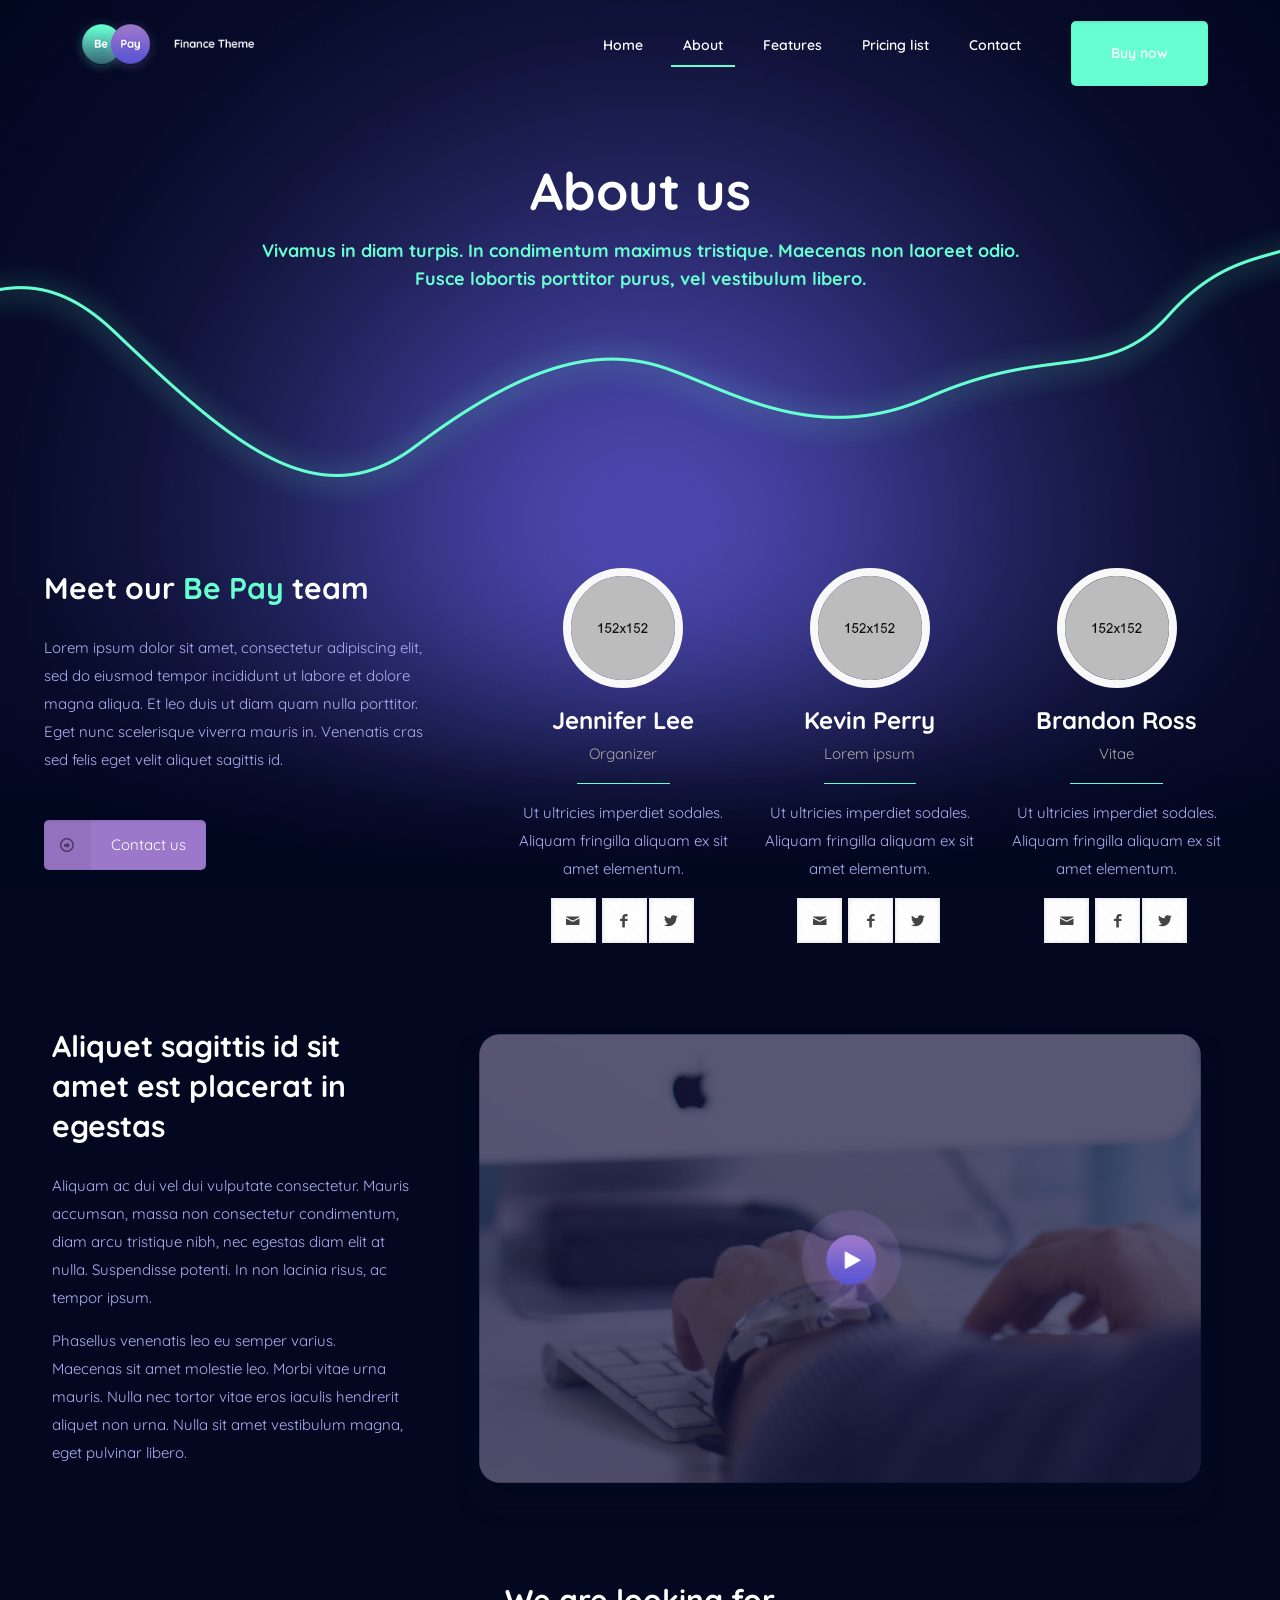
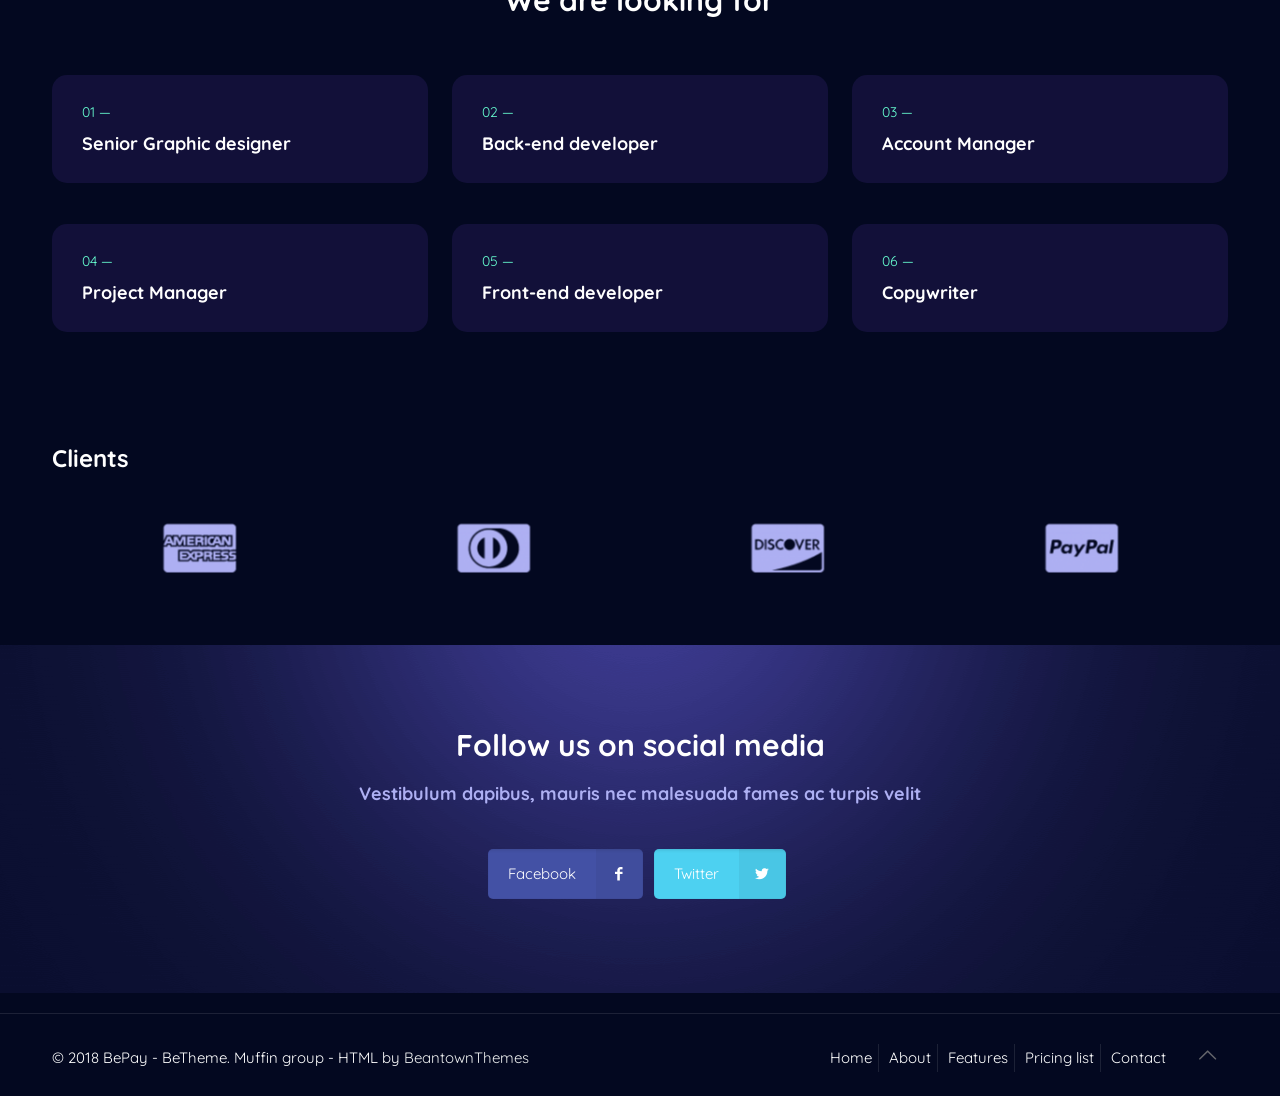
<file: src/about.html>
<!DOCTYPE html>
<!--[if lt IE 7]><html class="no-js lt-ie10 lt-ie9 lt-ie8 lt-ie7 "> <![endif]-->
<!--[if IE 7]><html class="no-js lt-ie10 lt-ie9 lt-ie8"> <![endif]-->
<!--[if IE 8]><html class="no-js lt-ie10 lt-ie9"> <![endif]-->
<!--[if IE 9]><html class="no-js lt-ie10"> <![endif]-->
<!--[if gt IE 8]><!-->
<html class="no-js">
<!--<![endif]-->

<head>

    <!-- Basic Page Needs -->
    <meta charset="utf-8">
    <title>Be</title>
    <meta name="description" content="">
    <meta name="author" content="">

    <!-- Mobile Specific Metas -->
    <meta name="viewport" content="width=device-width, initial-scale=1, maximum-scale=1">

    <!-- Favicons -->
    <link rel="shortcut icon" href="images/favicon.ico">

    <!-- FONTS -->
    <link rel='stylesheet' href='http://fonts.googleapis.com/css?family=Roboto:100,300,400,400italic,700'>
    <link rel='stylesheet' href='http://fonts.googleapis.com/css?family=Patua+One:100,300,400,400italic,700'>
    <link rel='stylesheet' href='http://fonts.googleapis.com/css?family=Lato:400,400italic,700,700italic,900'>
    <link rel='stylesheet' href='http://fonts.googleapis.com/css?family=Quicksand:100,300,400,400italic,500,700,700italic'>

    <!-- CSS -->
    <link rel='stylesheet' href='css/global.css'>
    <link rel='stylesheet' href='css/structure.css'>
    <link rel='stylesheet' href='css/pay.css'>
    <link rel='stylesheet' href='css/custom.css'>

</head>

<body class="color-custom style-default button-default layout-full-width no-content-padding header-transparent minimalist-header-no sticky-header sticky-tb-color ab-hide subheader-both-center menu-line-below-80 menuo-no-borders menuo-right mobile-tb-hide mobile-side-slide mobile-mini-mr-ll tr-content be-reg-2074">
    <div id="Wrapper">
        <div id="Header_wrapper">
            <header id="Header">
                <div class="header_placeholder"></div>
                <div id="Top_bar">
                    <div class="container">
                        <div class="column one">
                            <div class="top_bar_left clearfix">
                                <div class="logo">
                                    <a id="logo" href="index.html" title="BePay - BeTheme" data-height="60" data-padding="15"><img class="logo-main scale-with-grid" src="images/pay.png" data-retina="images/retina-pay.png" data-height="75" alt="pay"><img class="logo-sticky scale-with-grid" src="images/pay.png" data-retina="images/retina-pay.png" data-height="75" alt="pay"><img class="logo-mobile scale-with-grid" src="images/pay.png" data-retina="images/retina-pay.png" data-height="75" alt="pay"><img class="logo-mobile-sticky scale-with-grid" src="images/pay.png" data-retina="images/retina-pay.png" data-height="75" alt="pay"></a>
                                </div>
                                <div class="menu_wrapper">
                                    <nav id="menu">
                                        <ul id="menu-main-menu" class="menu menu-main">
                                            <li>
                                                <a href="index.html"><span>Home</span></a>
                                            </li>
                                            <li class="current_page_item">
                                                <a href="about.html"><span>About</span></a>
                                            </li>
                                            <li>
                                                <a href="features.html"><span>Features</span></a>
                                            </li>
                                            <li>
                                                <a href="pricing-list.html"><span>Pricing list</span></a>
                                            </li>
                                            <li>
                                                <a href="contact.html"><span>Contact</span></a>
                                            </li>
                                        </ul>
                                    </nav>
                                    <a class="responsive-menu-toggle" href="#"><i class="icon-menu-fine"></i></a>
                                </div>
                            </div>
                            <div class="top_bar_right">
                                <div class="top_bar_right_wrapper">
                                    <a href="http://bit.ly/1M6lijQ" class="button button_theme button_js action_button" target="_blank"><span class="button_label">Buy now</span></a>
                                </div>
                            </div>
                        </div>
                    </div>
                </div>
            </header>
        </div>
        <div id="Content">
            <div class="content_wrapper clearfix">
                <div class="sections_group">
                    <div class="entry-content">
                        <div class="section mcb-section" style="padding-top:160px; padding-bottom:160px; background-image:url(images/home_pay_pic11.png); background-repeat:no-repeat; background-position:center bottom">
                            <div class="section_wrapper mcb-section-inner">
                                <div class="wrap mcb-wrap one valign-top clearfix">
                                    <div class="mcb-wrap-inner">
                                        <div class="column mcb-column one column_column">
                                            <div class="column_attr clearfix align_center">
                                                <h1>About us</h1>
                                                <h5 class="themecolor">Vivamus in diam turpis. In condimentum maximus tristique. Maecenas non laoreet odio.
                                                    <br> Fusce lobortis porttitor purus, vel vestibulum libero.</h5>
                                            </div>
                                        </div>
                                    </div>
                                </div>
                            </div>
                        </div>
                        <div class="section mcb-section" style="padding-top:60px; padding-bottom:60px">
                            <div class="section_wrapper mcb-section-inner">
                                <div class="wrap mcb-wrap one-third valign-top clearfix">
                                    <div class="mcb-wrap-inner">
                                        <div class="column mcb-column one column_column  column-margin-20px">
                                            <div class="column_attr clearfix">
                                                <h2>Meet our <span class="themecolor">Be Pay</span> team</h2>
                                                <hr class="no_line" style="margin:0 auto 10px">
                                                <p>
                                                    Lorem ipsum dolor sit amet, consectetur adipiscing elit, sed do eiusmod tempor incididunt ut labore et dolore magna aliqua. Et leo duis ut diam quam nulla porttitor. Eget nunc scelerisque viverra mauris in. Venenatis cras sed felis eget velit aliquet
                                                    sagittis id.
                                                </p>
                                                <hr class="no_line" style="margin:0 auto 10px">
                                            </div>
                                        </div>
                                        <div class="column mcb-column one column_button">
                                            <a class="button  button_left button_size_2 button_js" href="contact.html"><span class="button_icon"><i class="icon-right-circled" ></i></span><span class="button_label">Contact us</span></a>
                                        </div>
                                    </div>
                                </div>
                                <div class="wrap mcb-wrap two-third valign-top clearfix" style="padding:0 0 0 5%">
                                    <div class="mcb-wrap-inner">
                                        <div class="column mcb-column one-third column_our_team ">
                                            <div class="team team_circle">
                                                <div class="image_frame photo no_link scale-with-grid">
                                                    <div class="image_wrapper">
                                                        <img class="scale-with-grid" src="images/home_pay_about1.jpg">
                                                    </div>
                                                </div>
                                                <div class="desc_wrapper">
                                                    <h4>Jennifer Lee</h4>
                                                    <p class="subtitle">
                                                        Organizer
                                                    </p>
                                                    <hr class="hr_color">
                                                    <div class="desc">
                                                        Ut ultricies imperdiet sodales. Aliquam fringilla aliquam ex sit amet elementum.
                                                    </div>
                                                    <div class="links">
                                                        <a href="http://themes.muffingroup.com/cdn-cgi/l/email-protection#0724" class="icon_bar icon_bar_small"><span class="t"><i class="icon-mail"></i></span><span class="b"><i class="icon-mail"></i></span></a>
                                                        <a
                                                            target="_blank" href="#" class="icon_bar icon_bar_small"><span class="t"><i class="icon-facebook"></i></span><span class="b"><i class="icon-facebook"></i></span></a><a target="_blank" href="#" class="icon_bar icon_bar_small"><span class="t"><i class="icon-twitter"></i></span><span class="b"><i class="icon-twitter"></i></span></a>
                                                    </div>
                                                </div>
                                            </div>
                                        </div>
                                        <div class="column mcb-column one-third column_our_team ">
                                            <div class="team team_circle">
                                                <div class="image_frame photo no_link scale-with-grid">
                                                    <div class="image_wrapper">
                                                        <img class="scale-with-grid" src="images/home_pay_about2.jpg">
                                                    </div>
                                                </div>
                                                <div class="desc_wrapper">
                                                    <h4>Kevin Perry</h4>
                                                    <p class="subtitle">
                                                        Lorem ipsum
                                                    </p>
                                                    <hr class="hr_color">
                                                    <div class="desc">
                                                        Ut ultricies imperdiet sodales. Aliquam fringilla aliquam ex sit amet elementum.
                                                    </div>
                                                    <div class="links">
                                                        <a href="http://themes.muffingroup.com/cdn-cgi/l/email-protection#082b" class="icon_bar icon_bar_small"><span class="t"><i class="icon-mail"></i></span><span class="b"><i class="icon-mail"></i></span></a>
                                                        <a
                                                            target="_blank" href="#" class="icon_bar icon_bar_small"><span class="t"><i class="icon-facebook"></i></span><span class="b"><i class="icon-facebook"></i></span></a><a target="_blank" href="#" class="icon_bar icon_bar_small"><span class="t"><i class="icon-twitter"></i></span><span class="b"><i class="icon-twitter"></i></span></a>
                                                    </div>
                                                </div>
                                            </div>
                                        </div>
                                        <div class="column mcb-column one-third column_our_team ">
                                            <div class="team team_circle">
                                                <div class="image_frame photo no_link scale-with-grid">
                                                    <div class="image_wrapper">
                                                        <img class="scale-with-grid" src="images/home_pay_about3.jpg">
                                                    </div>
                                                </div>
                                                <div class="desc_wrapper">
                                                    <h4>Brandon Ross</h4>
                                                    <p class="subtitle">
                                                        Vitae
                                                    </p>
                                                    <hr class="hr_color">
                                                    <div class="desc">
                                                        Ut ultricies imperdiet sodales. Aliquam fringilla aliquam ex sit amet elementum.
                                                    </div>
                                                    <div class="links">
                                                        <a href="http://themes.muffingroup.com/cdn-cgi/l/email-protection#8dae" class="icon_bar icon_bar_small"><span class="t"><i class="icon-mail"></i></span><span class="b"><i class="icon-mail"></i></span></a>
                                                        <a
                                                            target="_blank" href="#" class="icon_bar icon_bar_small"><span class="t"><i class="icon-facebook"></i></span><span class="b"><i class="icon-facebook"></i></span></a><a target="_blank" href="#" class="icon_bar icon_bar_small"><span class="t"><i class="icon-twitter"></i></span><span class="b"><i class="icon-twitter"></i></span></a>
                                                    </div>
                                                </div>
                                            </div>
                                        </div>
                                    </div>
                                </div>
                                <div class="wrap mcb-wrap one valign-top clearfix">
                                    <div class="mcb-wrap-inner">
                                        <div class="column mcb-column one column_divider ">
                                            <hr class="no_line" style="margin:0 auto 40px">
                                        </div>
                                        <div class="column mcb-column one-third column_column">
                                            <div class="column_attr clearfix" style=" padding:0 5% 0 0 ;">
                                                <h2>Aliquet sagittis id sit amet est placerat in egestas</h2>
                                                <hr class="no_line" style="margin:0 auto 10px">
                                                <p>
                                                    Aliquam ac dui vel dui vulputate consectetur. Mauris accumsan, massa non consectetur condimentum, diam arcu tristique nibh, nec egestas diam elit at nulla. Suspendisse potenti. In non lacinia risus, ac tempor ipsum.
                                                </p>
                                                <p>
                                                    Phasellus venenatis leo eu semper varius. Maecenas sit amet molestie leo. Morbi vitae urna mauris. Nulla nec tortor vitae eros iaculis hendrerit aliquet non urna. Nulla sit amet vestibulum magna, eget pulvinar libero.
                                                </p>
                                            </div>
                                        </div>
                                        <div class="column mcb-column two-third column_image ">
                                            <div class="image_frame image_item no_link scale-with-grid aligncenter no_border">
                                                <div class="image_wrapper">
                                                    <img class="scale-with-grid" src="images/home_pay_about4.png">
                                                </div>
                                            </div>
                                        </div>
                                        <div class="column mcb-column one column_divider ">
                                            <hr class="no_line" style="margin:0 auto 10px">
                                        </div>
                                        <div class="column mcb-column one column_column">
                                            <div class="column_attr clearfix align_center">
                                                <h2>We are looking for</h2>
                                            </div>
                                        </div>
                                        <div class="column mcb-column one-third column_column">
                                            <div class="column_attr clearfix" style="background-color:#121039; padding:25px 30px 10px; border-radius: 15px;">
                                                <h6 class="themecolor" style="margin-bottom: 5px;">01 —</h6>
                                                <h5>Senior Graphic designer</h5>
                                            </div>
                                        </div>
                                        <div class="column mcb-column one-third column_column">
                                            <div class="column_attr clearfix" style="background-color:#121039; padding:25px 30px 10px; border-radius: 15px;">
                                                <h6 class="themecolor" style="margin-bottom: 5px;">02 —</h6>
                                                <h5>Back-end developer</h5>
                                            </div>
                                        </div>
                                        <div class="column mcb-column one-third column_column">
                                            <div class="column_attr clearfix" style="background-color:#121039; padding:25px 30px 10px; border-radius: 15px;">
                                                <h6 class="themecolor" style="margin-bottom: 5px;">03 —</h6>
                                                <h5>Account Manager</h5>
                                            </div>
                                        </div>
                                        <div class="column mcb-column one column_divider ">
                                            <hr class="no_line">
                                        </div>
                                        <div class="column mcb-column one-third column_column">
                                            <div class="column_attr clearfix" style="background-color:#121039; padding:25px 30px 10px; border-radius: 15px;">
                                                <h6 class="themecolor" style="margin-bottom: 5px;">04 —</h6>
                                                <h5>Project Manager</h5>
                                            </div>
                                        </div>
                                        <div class="column mcb-column one-third column_column">
                                            <div class="column_attr clearfix" style="background-color:#121039; padding:25px 30px 10px; border-radius: 15px;">
                                                <h6 class="themecolor" style="margin-bottom: 5px;">05 —</h6>
                                                <h5>Front-end developer</h5>
                                            </div>
                                        </div>
                                        <div class="column mcb-column one-third column_column">
                                            <div class="column_attr clearfix" style="background-color:#121039; padding:25px 30px 10px; border-radius: 15px;">
                                                <h6 class="themecolor" style="margin-bottom: 5px;">06 —</h6>
                                                <h5>Copywriter</h5>
                                            </div>
                                        </div>
                                    </div>
                                </div>
                            </div>
                        </div>
                        <div class="section mcb-section" style="padding-top:0px; padding-bottom:20px;">
                            <div class="section_wrapper mcb-section-inner">
                                <div class="wrap mcb-wrap one valign-top clearfix">
                                    <div class="mcb-wrap-inner">
                                        <div class="column mcb-column one column_clients_slider ">
                                            <div class="clients_slider">
                                                <div class="clients_slider_header">
                                                    <h4 class="title">Clients</h4>
                                                </div>
                                                <ul class="clients clients_slider_ul">
                                                    <li>
                                                        <div class="client_wrapper">
                                                            <img src="images/home_pay_client1-145x75.png" class="scale-with-grid wp-post-image">
                                                        </div>
                                                    </li>
                                                    <li>
                                                        <div class="client_wrapper">
                                                            <img src="images/home_pay_client2-145x75.png" class="scale-with-grid wp-post-image">
                                                        </div>
                                                    </li>
                                                    <li>
                                                        <div class="client_wrapper">
                                                            <img src="images/home_pay_client3-145x75.png" class="scale-with-grid wp-post-image">
                                                        </div>
                                                    </li>
                                                    <li>
                                                        <div class="client_wrapper">
                                                            <img src="images/home_pay_client4-145x75.png" class="scale-with-grid wp-post-image">
                                                        </div>
                                                    </li>
                                                    <li>
                                                        <div class="client_wrapper">
                                                            <img src="images/home_pay_client5-145x75.png" class="scale-with-grid wp-post-image">
                                                        </div>
                                                    </li>
                                                    <li>
                                                        <div class="client_wrapper">
                                                            <img src="images/home_pay_client6-145x75.png" class="scale-with-grid wp-post-image">
                                                        </div>
                                                    </li>
                                                </ul>

                                            </div>
                                        </div>
                                    </div>
                                </div>
                            </div>
                            <div class="section mcb-section" style="padding-top:80px; padding-bottom:30px; background-color:#0b0f2f; background-image:url(images/home_pay_sectionbg3.png); background-repeat:no-repeat; background-position:center bottom; ">
                                <div class="section_wrapper mcb-section-inner">
                                    <div class="wrap mcb-wrap one valign-top clearfix">
                                        <div class="mcb-wrap-inner">
                                            <div class="column mcb-column one column_column">
                                                <div class="column_attr clearfix align_center">
                                                    <h2>Follow us on social media</h2>
                                                    <h5 style="color:#aeb0f3">Vestibulum dapibus, mauris nec malesuada fames ac turpis velit</h5>
                                                    <hr class="no_line" style="margin:0 auto 25px">
                                                    <a class="button  button_right button_size_2 button_js" href="#" style="background-color:#4351a5 !important; color:#fff;"><span class="button_icon"><i class="icon-facebook"  style=" color:#fff !important;"></i></span><span class="button_label">Facebook</span></a>
                                                    <a
                                                        class="button  button_right button_size_2 button_js" href="#" style="background-color:#4dd1f1 !important; color:#fff;"><span class="button_icon"><i class="icon-twitter"  style=" color:#fff !important;"></i></span><span class="button_label">Twitter</span></a>
                                                </div>
                                            </div>
                                        </div>
                                    </div>
                                </div>
                            </div>

                        </div>
                    </div>
                </div>
            </div>
            <footer id="Footer" class="clearfix">
                <div class="footer_copy">
                    <div class="container">
                        <div class="column one">
                            <a id="back_to_top" class="button button_js" href="#"><i class="icon-up-open-big"></i></a>
                            <div class="copyright">
                                &copy; 2018 BePay - BeTheme. Muffin group - HTML by <a target="_blank" rel="nofollow" href="http://bit.ly/1M6lijQ">BeantownThemes</a>
                            </div>
                            <nav id="social-menu" class="menu-main-menu-footer-container">
                                <ul id="menu-main-menu-footer" class="social-menu">
                                    <li>
                                        <a href="index.html">Home</a>
                                    </li>
                                    <li class="current-menu-item">
                                        <a href="about.html">About</a>
                                    </li>
                                    <li>
                                        <a href="features.html">Features</a>
                                    </li>
                                    <li>
                                        <a href="pricing-list.html">Pricing list</a>
                                    </li>
                                    <li>
                                        <a href="contact.html">Contact</a>
                                    </li>
                                </ul>
                            </nav>
                        </div>
                    </div>
                </div>
            </footer>
        </div>


        <!-- side menu -->
        <div id="Side_slide" class="right dark" data-width="250">
            <div class="close-wrapper">
                <a href="#" class="close"><i class="icon-cancel-fine"></i></a>
            </div>
            <div class="extras">
                <a href="http://bit.ly/1M6lijQ" class="button button_theme button_js action_button" target="_blank"><span class="button_label">Buy now</span></a>
                <div class="extras-wrapper"></div>
            </div>
            <div class="menu_wrapper"></div>
        </div>
        <div id="body_overlay"></div>

        <!-- JS -->
        <script src="js/jquery-2.1.4.min.js"></script>

        <script src="js/mfn.menu.js"></script>
        <script src="js/jquery.plugins.js"></script>
        <script src="js/jquery.jplayer.min.js"></script>
        <script src="js/animations/animations.js"></script>
        <script src="js/translate3d.js"></script>
        <script src="js/scripts.js"></script>

</body>

</html>
</file>
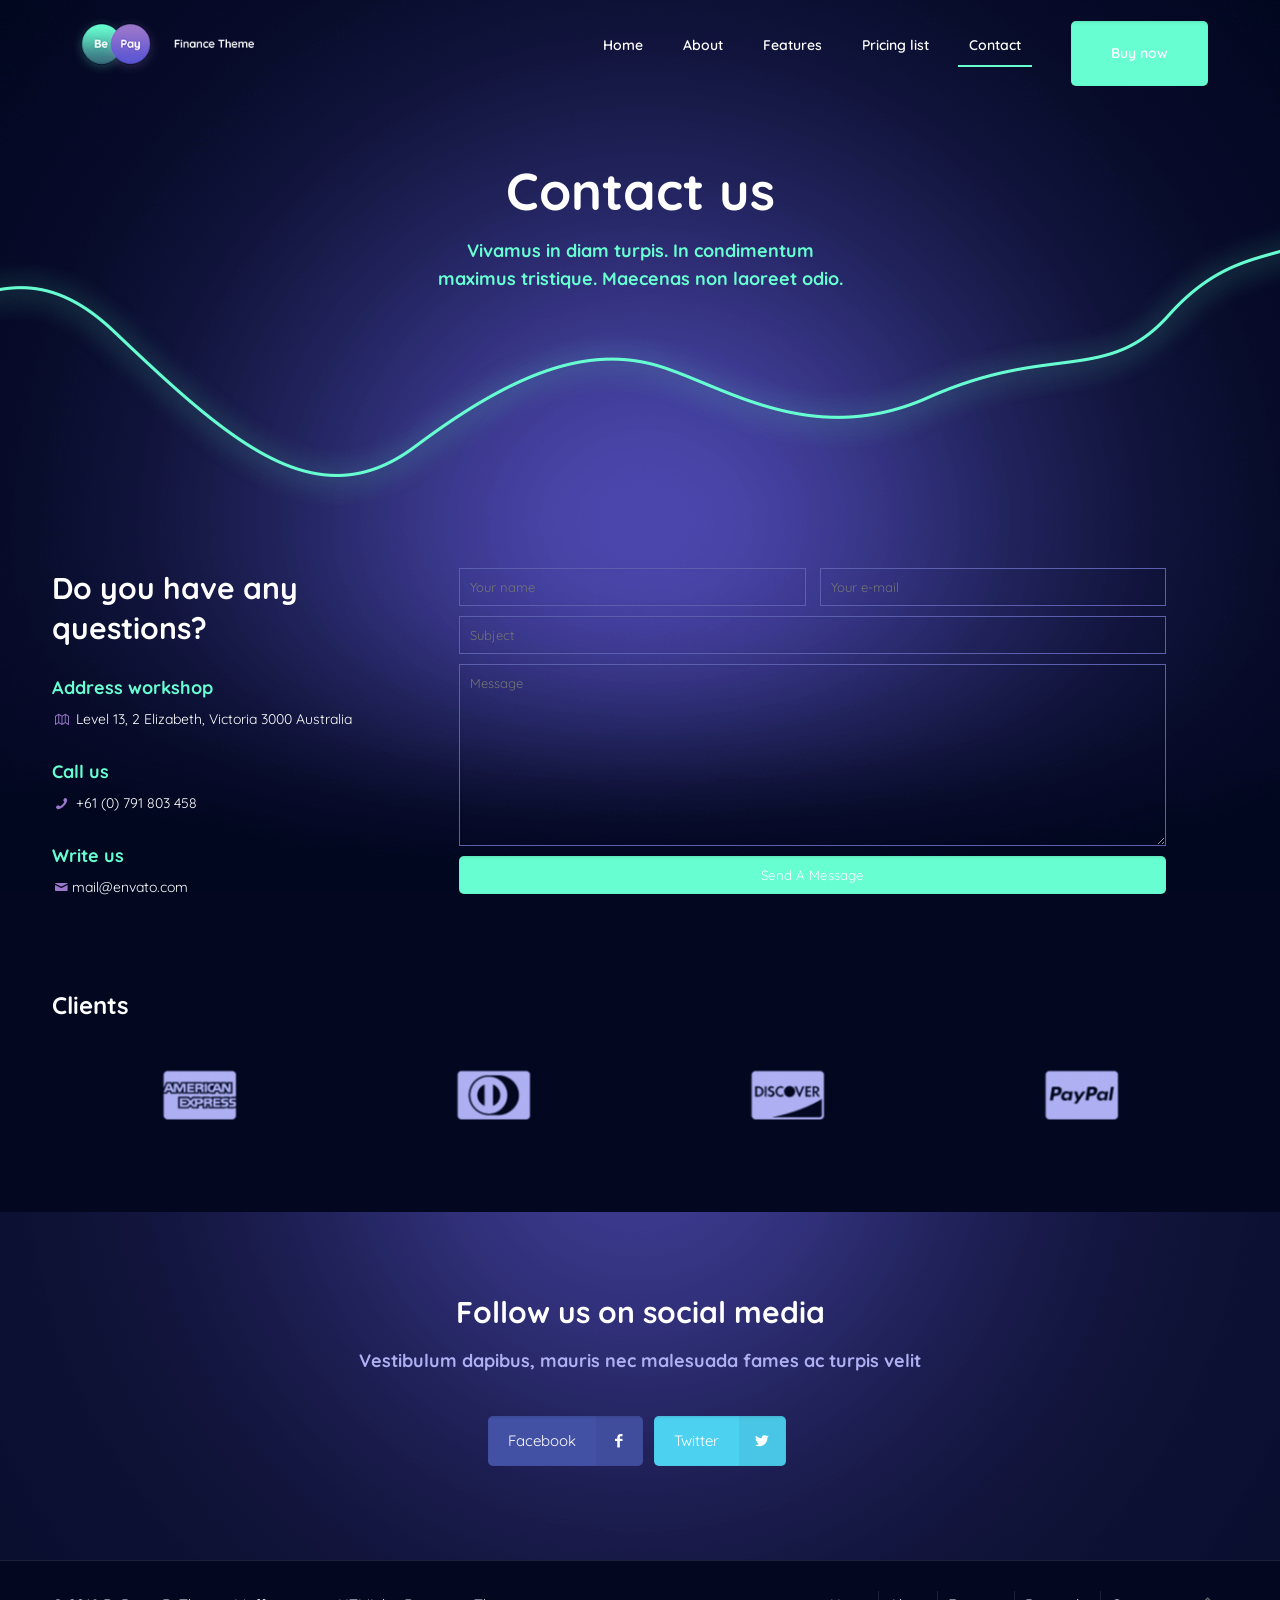
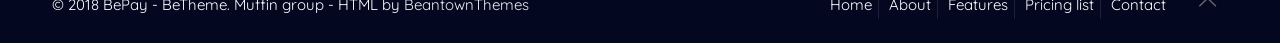
<file: src/contact.html>
<!DOCTYPE html>
<!--[if lt IE 7]><html class="no-js lt-ie10 lt-ie9 lt-ie8 lt-ie7 "> <![endif]-->
<!--[if IE 7]><html class="no-js lt-ie10 lt-ie9 lt-ie8"> <![endif]-->
<!--[if IE 8]><html class="no-js lt-ie10 lt-ie9"> <![endif]-->
<!--[if IE 9]><html class="no-js lt-ie10"> <![endif]-->
<!--[if gt IE 8]><!-->
<html class="no-js">
<!--<![endif]-->

<head>

    <!-- Basic Page Needs -->
    <meta charset="utf-8">
    <title>Be</title>
    <meta name="description" content="">
    <meta name="author" content="">

    <!-- Mobile Specific Metas -->
    <meta name="viewport" content="width=device-width, initial-scale=1, maximum-scale=1">

    <!-- Favicons -->
    <link rel="shortcut icon" href="images/favicon.ico">

    <!-- FONTS -->
    <link rel='stylesheet' href='http://fonts.googleapis.com/css?family=Roboto:100,300,400,400italic,700'>
    <link rel='stylesheet' href='http://fonts.googleapis.com/css?family=Patua+One:100,300,400,400italic,700'>
    <link rel='stylesheet' href='http://fonts.googleapis.com/css?family=Lato:400,400italic,700,700italic,900'>
    <link rel='stylesheet' href='http://fonts.googleapis.com/css?family=Quicksand:100,300,400,400italic,500,700,700italic'>

    <!-- CSS -->
    <link rel='stylesheet' href='css/global.css'>
    <link rel='stylesheet' href='css/structure.css'>
    <link rel='stylesheet' href='css/pay.css'>
    <link rel='stylesheet' href='css/custom.css'>

</head>

<body class="color-custom style-default button-default layout-full-width no-content-padding header-transparent minimalist-header-no sticky-header sticky-tb-color ab-hide subheader-both-center menu-line-below-80 menuo-no-borders menuo-right mobile-tb-hide mobile-side-slide mobile-mini-mr-ll tr-content be-reg-2074">
    <div id="Wrapper">
        <div id="Header_wrapper">
            <header id="Header">
                <div class="header_placeholder"></div>
                <div id="Top_bar">
                    <div class="container">
                        <div class="column one">
                            <div class="top_bar_left clearfix">
                                <div class="logo">
                                    <a id="logo" href="index.html" title="BePay - BeTheme" data-height="60" data-padding="15"><img class="logo-main scale-with-grid" src="images/pay.png" data-retina="images/retina-pay.png" data-height="75" alt="pay"><img class="logo-sticky scale-with-grid" src="images/pay.png" data-retina="images/retina-pay.png" data-height="75" alt="pay"><img class="logo-mobile scale-with-grid" src="images/pay.png" data-retina="images/retina-pay.png" data-height="75" alt="pay"><img class="logo-mobile-sticky scale-with-grid" src="images/pay.png" data-retina="images/retina-pay.png" data-height="75" alt="pay"></a>
                                </div>
                                <div class="menu_wrapper">
                                    <nav id="menu">
                                        <ul id="menu-main-menu" class="menu menu-main">
                                            <li>
                                                <a href="index.html"><span>Home</span></a>
                                            </li>
                                            <li>
                                                <a href="about.html"><span>About</span></a>
                                            </li>
                                            <li>
                                                <a href="features.html"><span>Features</span></a>
                                            </li>
                                            <li>
                                                <a href="pricing-list.html"><span>Pricing list</span></a>
                                            </li>
                                            <li class="current-menu-item">
                                                <a href="contact.html"><span>Contact</span></a>
                                            </li>
                                        </ul>
                                    </nav>
                                    <a class="responsive-menu-toggle" href="#"><i class="icon-menu-fine"></i></a>
                                </div>
                            </div>
                            <div class="top_bar_right">
                                <div class="top_bar_right_wrapper">
                                    <a href="http://bit.ly/1M6lijQ" class="button button_theme button_js action_button" target="_blank"><span class="button_label">Buy now</span></a>
                                </div>
                            </div>
                        </div>
                    </div>
                </div>
            </header>
        </div>
        <div id="Content">
            <div class="content_wrapper clearfix">
                <div class="sections_group">
                    <div class="entry-content">
                        <div class="section mcb-section" style="padding-top:160px; padding-bottom:160px; background-image:url(images/home_pay_pic11.png); background-repeat:no-repeat; background-position:center bottom; ">
                            <div class="section_wrapper mcb-section-inner">
                                <div class="wrap mcb-wrap one valign-top clearfix">
                                    <div class="mcb-wrap-inner">
                                        <div class="column mcb-column one column_column">
                                            <div class="column_attr clearfix align_center">
                                                <h1>Contact us</h1>
                                                <h5 class="themecolor">Vivamus in diam turpis. In condimentum
                                                    <br> maximus tristique. Maecenas non laoreet odio.</h5>
                                            </div>
                                        </div>
                                    </div>
                                </div>
                            </div>
                        </div>
                        <div class="section mcb-section" style="padding-top:60px; padding-bottom:20px;">
                            <div class="section_wrapper mcb-section-inner">
                                <div class="wrap mcb-wrap one valign-top clearfix">
                                    <div class="mcb-wrap-inner">
                                        <div class="column mcb-column one-third column_column">
                                            <div class="column_attr clearfix" style=" padding:0 7% 0 0;">
                                                <h2>Do you have any questions?</h2>
                                                <hr class="no_line" style="margin:0 auto 10px">
                                                <h5 class="themecolor" style="margin-bottom: 5px;">Address workshop</h5>
                                                <h6><i style="color: #9a77ca;" class="icon-map"></i> Level 13, 2 Elizabeth, Victoria 3000 Australia</h6>
                                                <hr class="no_line" style="margin:0 auto 10px">
                                                <h5 class="themecolor" style="margin-bottom: 5px;">Call us</h5>
                                                <h6><i style="color: #9a77ca;" class="icon-phone"></i> +61 (0) 791 803 458</h6>
                                                <hr class="no_line" style="margin:0 auto 10px">
                                                <h5 class="themecolor" style="margin-bottom: 5px;">Write us</h5>
                                                <h6><i style="color: #9a77ca;" class="icon-mail"></i><a href="#"><span class="__cf_email__" data-cfemail="85ebeaf7e0f5e9fcc5e0ebf3e4f1eaabe6eae8">mail@envato.com</span></a></h6>
                                            </div>
                                        </div>
                                        <div class="column mcb-column two-third column_column">
                                            <div class="column_attr clearfix" style=" padding:0 7% 0 0;">
                                                <div id="contactWrapper">
                                                    <form id="contactform">
                                                        <!-- One Second (1/2) Column -->
                                                        <div class="column one-second">
                                                            <input placeholder="Your name" type="text" name="name" id="name" size="40" aria-required="true" aria-invalid="false" />
                                                        </div>
                                                        <!-- One Second (1/2) Column -->
                                                        <div class="column one-second">
                                                            <input placeholder="Your e-mail" type="email" name="email" id="email" size="40" aria-required="true" aria-invalid="false" />
                                                        </div>
                                                        <div class="column one">
                                                            <input placeholder="Subject" type="text" name="subject" id="subject" size="40" aria-invalid="false" />
                                                        </div>
                                                        <div class="column one">
                                                            <textarea placeholder="Message" name="body" id="body" style="width:100%;" rows="10" aria-invalid="false"></textarea>
                                                        </div>
                                                        <div class="column one">
                                                            <input type="button" value="Send A Message" id="submit" onClick="return check_values();">
                                                        </div>
                                                    </form>
                                                </div>
                                            </div>
                                        </div>
                                    </div>
                                </div>
                            </div>
                        </div>
                        <div class="section mcb-section" style="padding-top:0px; padding-bottom:20px;">
                            <div class="section_wrapper mcb-section-inner">
                                <div class="wrap mcb-wrap one valign-top clearfix">
                                    <div class="mcb-wrap-inner">
                                        <div class="column mcb-column one column_clients_slider ">
                                            <div class="clients_slider">
                                                <div class="clients_slider_header">
                                                    <h4 class="title">Clients</h4>
                                                </div>
                                                <ul class="clients clients_slider_ul">
                                                    <li>
                                                        <div class="client_wrapper">
                                                            <img src="images/home_pay_client1-145x75.png" class="scale-with-grid wp-post-image">
                                                        </div>
                                                    </li>
                                                    <li>
                                                        <div class="client_wrapper">
                                                            <img src="images/home_pay_client2-145x75.png" class="scale-with-grid wp-post-image">
                                                        </div>
                                                    </li>
                                                    <li>
                                                        <div class="client_wrapper">
                                                            <img src="images/home_pay_client3-145x75.png" class="scale-with-grid wp-post-image">
                                                        </div>
                                                    </li>
                                                    <li>
                                                        <div class="client_wrapper">
                                                            <img src="images/home_pay_client4-145x75.png" class="scale-with-grid wp-post-image">
                                                        </div>
                                                    </li>
                                                    <li>
                                                        <div class="client_wrapper">
                                                            <img src="images/home_pay_client5-145x75.png" class="scale-with-grid wp-post-image">
                                                        </div>
                                                    </li>
                                                    <li>
                                                        <div class="client_wrapper">
                                                            <img src="images/home_pay_client6-145x75.png" class="scale-with-grid wp-post-image">
                                                        </div>
                                                    </li>
                                                </ul>
                                            </div>
                                        </div>
                                    </div>
                                </div>
                            </div>
                        </div>
                        <div class="section mcb-section" style="padding-top:80px; padding-bottom:30px; background-color:#0b0f2f; background-image:url(images/home_pay_sectionbg3.png); background-repeat:no-repeat; background-position:center bottom; ">
                            <div class="section_wrapper mcb-section-inner">
                                <div class="wrap mcb-wrap one valign-top clearfix">
                                    <div class="mcb-wrap-inner">
                                        <div class="column mcb-column one column_column">
                                            <div class="column_attr clearfix align_center">
                                                <h2>Follow us on social media</h2>
                                                <h5 style="color:#aeb0f3">Vestibulum dapibus, mauris nec malesuada fames ac turpis velit</h5>
                                                <hr class="no_line" style="margin:0 auto 25px">
                                                <a class="button  button_right button_size_2 button_js" href="#" style="background-color:#4351a5 !important; color:#fff;"><span class="button_icon"><i class="icon-facebook"  style=" color:#fff !important;"></i></span><span class="button_label">Facebook</span></a>
                                                <a
                                                    class="button  button_right button_size_2 button_js" href="#" style="background-color:#4dd1f1 !important; color:#fff;"><span class="button_icon"><i class="icon-twitter"  style=" color:#fff !important;"></i></span><span class="button_label">Twitter</span></a>
                                            </div>
                                        </div>
                                    </div>
                                </div>
                            </div>
                        </div>

                    </div>
                </div>
            </div>
        </div>
        <footer id="Footer" class="clearfix">
            <div class="footer_copy">
                <div class="container">
                    <div class="column one">
                        <a id="back_to_top" class="button button_js" href="#"><i class="icon-up-open-big"></i></a>
                        <div class="copyright">
                            &copy; 2018 BePay - BeTheme. Muffin group - HTML by <a target="_blank" rel="nofollow" href="http://bit.ly/1M6lijQ">BeantownThemes</a>
                        </div>
                        <nav id="social-menu" class="menu-main-menu-footer-container">
                            <ul id="menu-main-menu-footer" class="social-menu">
                                <li>
                                    <a href="index.html">Home</a>
                                </li>
                                <li>
                                    <a href="about.html">About</a>
                                </li>
                                <li>
                                    <a href="features.html">Features</a>
                                </li>
                                <li>
                                    <a href="pricing-list.html">Pricing list</a>
                                </li>
                                <li class="current-menu-item">
                                    <a href="contact.html">Contact</a>
                                </li>
                            </ul>
                        </nav>
                    </div>
                </div>
            </div>
        </footer>
    </div>


    <!-- side menu -->
    <div id="Side_slide" class="right dark" data-width="250">
        <div class="close-wrapper">
            <a href="#" class="close"><i class="icon-cancel-fine"></i></a>
        </div>
        <div class="extras">
            <a href="http://bit.ly/1M6lijQ" class="button button_theme button_js action_button" target="_blank"><span class="button_label">Buy now</span></a>
            <div class="extras-wrapper"></div>
        </div>
        <div class="menu_wrapper"></div>
    </div>
    <div id="body_overlay"></div>

    <!-- JS -->
    <script src="js/jquery-2.1.4.min.js"></script>

    <script src="js/mfn.menu.js"></script>
    <script src="js/jquery.plugins.js"></script>
    <script src="js/jquery.jplayer.min.js"></script>
    <script src="js/animations/animations.js"></script>
    <script src="js/translate3d.js"></script>
    <script src="js/scripts.js"></script>

    <script src="js/email.js"></script>


</body>

</html>
</file>
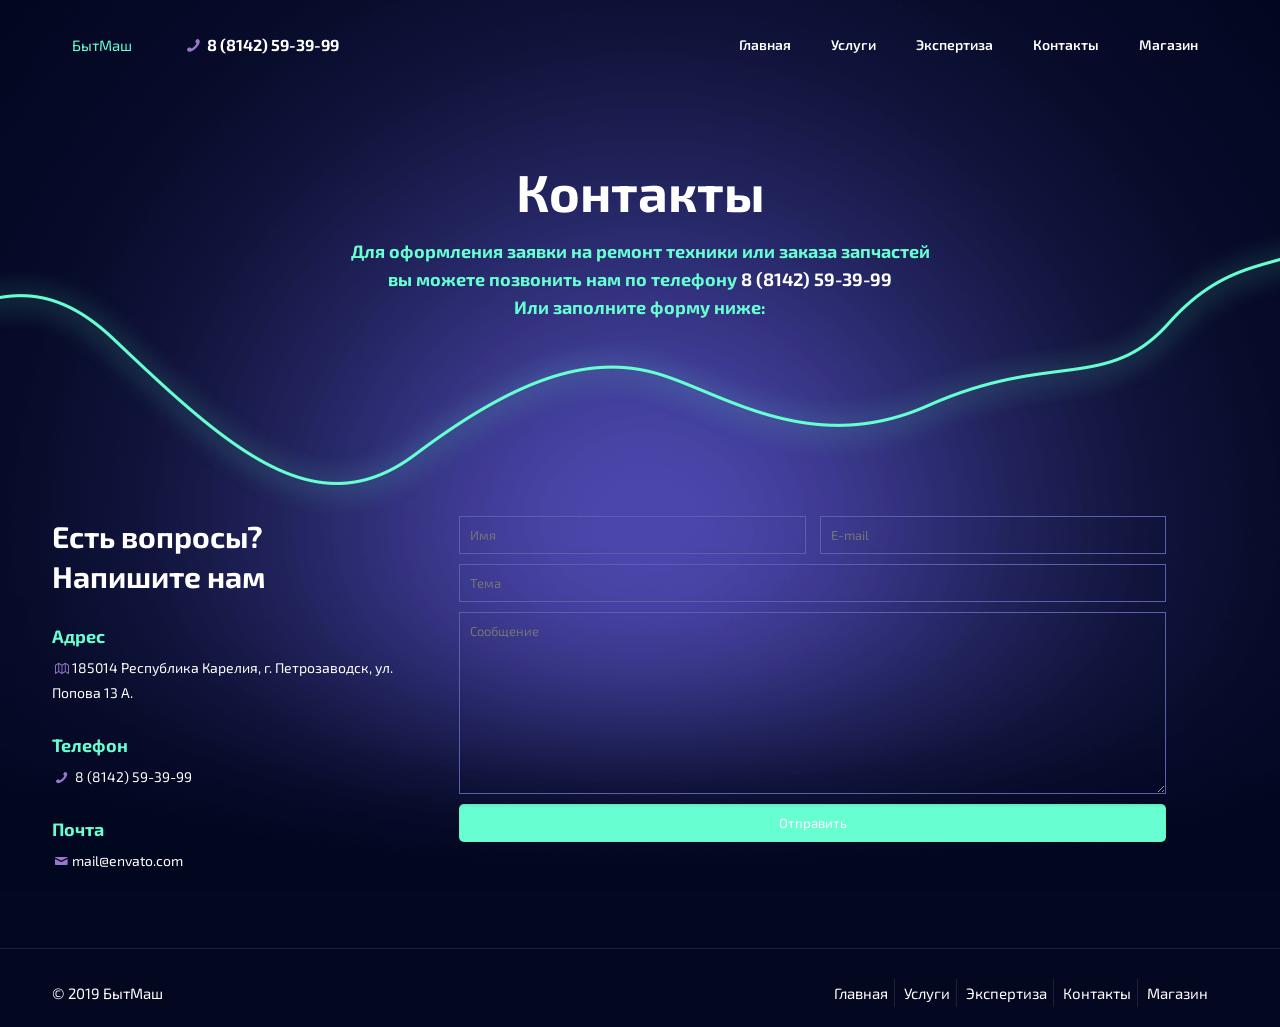
<file: src/contacts.html>
<!DOCTYPE html>
<!--[if lt IE 7]><html class="no-js lt-ie10 lt-ie9 lt-ie8 lt-ie7 "> <![endif]-->
<!--[if IE 7]><html class="no-js lt-ie10 lt-ie9 lt-ie8"> <![endif]-->
<!--[if IE 8]><html class="no-js lt-ie10 lt-ie9"> <![endif]-->
<!--[if IE 9]><html class="no-js lt-ie10"> <![endif]-->
<!--[if gt IE 8]><!-->
<html class="no-js">
<!--<![endif]-->

<head>

    <!-- Basic Page Needs -->
    <meta charset="utf-8">
    <title>Be</title>
    <meta name="description" content="">
    <meta name="author" content="">

    <!-- Mobile Specific Metas -->
    <meta name="viewport" content="width=device-width, initial-scale=1, maximum-scale=1">

    <!-- Favicons -->
    <link rel="shortcut icon" href="images/favicon.ico">

    <!-- FONTS -->
    <link rel='stylesheet' href='http://fonts.googleapis.com/css?family=Roboto:100,300,400,400italic,700'>
    <link rel='stylesheet' href='http://fonts.googleapis.com/css?family=Patua+One:100,300,400,400italic,700'>
    <link rel='stylesheet' href='http://fonts.googleapis.com/css?family=Lato:400,400italic,700,700italic,900'>
    <link rel='stylesheet' href='http://fonts.googleapis.com/css?family=Quicksand:100,300,400,400italic,500,700,700italic'>
    <link href="https://fonts.googleapis.com/css?family=Exo+2:100,100i,200,200i,300,300i,400,400i,500,500i,600,600i,700,700i,800,800i,900,900i&amp;subset=cyrillic" rel="stylesheet">

    <!-- CSS -->
    <link rel='stylesheet' href='css/global.css'>
    <link rel='stylesheet' href='css/structure.css'>
    <link rel='stylesheet' href='css/pay.css'>
    <link rel='stylesheet' href='css/custom.css'>

</head>

<body class="color-custom style-default button-default layout-full-width no-content-padding header-transparent minimalist-header-no sticky-header sticky-tb-color ab-hide subheader-both-center menu-line-below-80 menuo-no-borders menuo-right mobile-tb-hide mobile-side-slide mobile-mini-mr-ll tr-content be-reg-2074">
    <div id="Wrapper">
        <div id="Header_wrapper">
            <header id="Header">
                <div class="header_placeholder"></div>
                <div id="Top_bar">
                    <div class="container">
                        <div class="column one">
                            <div class="top_bar_left clearfix">
                                <div class="logo">
                                    <a id="logo" href="index.html" title="БытМаш" data-height="60" data-padding="15">
                                        <!-- <img class="logo-main scale-with-grid" src="images/pay.png" data-retina="images/retina-pay.png" data-height="75" alt="pay"><img class="logo-sticky scale-with-grid" src="images/pay.png" data-retina="images/retina-pay.png" data-height="75" alt="pay"><img class="logo-mobile scale-with-grid" src="images/pay.png" data-retina="images/retina-pay.png" data-height="75" alt="pay"><img class="logo-mobile-sticky scale-with-grid" src="images/pay.png" data-retina="images/retina-pay.png" data-height="75" alt="pay"> -->
                                        БытМаш</a>
                                        
                                        
                                </div>
                                <div class="header-phone">
                                        <a href="tel:88142593999"><i style="color: #9a77ca;" class="icon-phone"></i> 8 (8142) 59-39-99</a>
                                </div>
                                
                                
                                                
                                <div class="menu_wrapper">
                                    <nav id="menu">
                                        <ul id="menu-main-menu" class="menu menu-main">
                                            <li>
                                                <a href="index.html"><span>Главная</span></a>
                                            </li>
                                            <li>
                                                <a href="services.html"><span>Услуги</span></a>
                                            </li>
                                            <li>
                                                <a href="expertize.html"><span>Экспертиза</span></a>
                                            </li>
                                            <li>
                                                    <a href="contacts.html"><span>Контакты</span></a>
                                                </li>
                                                <li>
                                                    <a href="#"><span>Магазин</span></a>
                                                </li>
                                        </ul>
                                    </nav>
                                    <a class="responsive-menu-toggle" href="#"><i class="icon-menu-fine"></i></a>
                                </div>
                            </div>
                            
                        </div>
                    </div>
                </div>
            </header>
        </div>
        <div id="Content">
            <div class="content_wrapper clearfix">
                <div class="sections_group">
                    <div class="entry-content">
                        <div class="section mcb-section" style="padding-top:160px; padding-bottom:140px; background-image:url(images/home_pay_pic11.png); background-repeat:no-repeat; background-position:center bottom; ">
                            <div class="section_wrapper mcb-section-inner">
                                <div class="wrap mcb-wrap one valign-top clearfix">
                                    <div class="mcb-wrap-inner">
                                        <div class="column mcb-column one column_column">
                                            <div class="column_attr clearfix align_center">
                                                <h1>Контакты</h1>
                                                <h5 class="themecolor">Для оформления заявки на ремонт техники или заказа запчастей <br> вы можете позвонить нам по телефону <a href="tel:88142593999">8 (8142) 59-39-99</a>
                                                   
                                                        <br>  Или заполните форму ниже: </h5>
                                            </div>
                                        </div>
                                    </div>
                                </div>
                            </div>
                        </div>
                        <div class="section mcb-section" style="padding-top:0px; padding-bottom:20px;">
                            <div class="section_wrapper mcb-section-inner">
                                <div class="wrap mcb-wrap one valign-top clearfix">
                                    <div class="mcb-wrap-inner">
                                        <div class="column mcb-column one-third column_column">
                                            <div class="column_attr clearfix" style=" padding:0 7% 0 0;">
                                                <h2>Есть вопросы? Напишите нам</h2>
                                                <hr class="no_line" style="margin:0 auto 10px">
                                                <h5 class="themecolor" style="margin-bottom: 5px;">Адрес</h5>
                                                <h6><i style="color: #9a77ca;" class="icon-map"></i>185014 Республика Карелия, г. Петрозаводск, ул. Попова 13 А.</h6>
                                                <hr class="no_line" style="margin:0 auto 10px">
                                                <h5 class="themecolor" style="margin-bottom: 5px;">Телефон</h5>
                                                <h6><i style="color: #9a77ca;" class="icon-phone"></i> 8 (8142) 59-39-99</h6>
                                                <hr class="no_line" style="margin:0 auto 10px">
                                                <h5 class="themecolor" style="margin-bottom: 5px;">Почта</h5>
                                                <h6><i style="color: #9a77ca;" class="icon-mail"></i><a href="#"><span class="__cf_email__" data-cfemail="85ebeaf7e0f5e9fcc5e0ebf3e4f1eaabe6eae8">mail@envato.com</span></a></h6>
                                            </div>
                                        </div>
                                        <div class="column mcb-column two-third column_column">
                                            <div class="column_attr clearfix" style=" padding:0 7% 0 0;">
                                                <div id="contactWrapper">
                                                    <form id="contactform">
                                                        <!-- One Second (1/2) Column -->
                                                        <div class="column one-second">
                                                            <input placeholder="Имя" type="text" name="name" id="name" size="40" aria-required="true" aria-invalid="false" />
                                                        </div>
                                                        <!-- One Second (1/2) Column -->
                                                        <div class="column one-second">
                                                            <input placeholder="E-mail" type="email" name="email" id="email" size="40" aria-required="true" aria-invalid="false" />
                                                        </div>
                                                        <div class="column one">
                                                            <input placeholder="Тема" type="text" name="subject" id="subject" size="40" aria-invalid="false" />
                                                        </div>
                                                        <div class="column one">
                                                            <textarea placeholder="Сообщение" name="body" id="body" style="width:100%;" rows="10" aria-invalid="false"></textarea>
                                                        </div>
                                                        <div class="column one">
                                                            <input type="button" value="Отправить" id="submit" onClick="return check_values();">
                                                        </div>
                                                    </form>
                                                </div>
                                            </div>
                                        </div>
                                    </div>
                                </div>
                            </div>
                        </div>
                        <!-- <div class="section mcb-section" style="padding-top:0px; padding-bottom:20px;">
                            <div class="section_wrapper mcb-section-inner">
                                <div class="wrap mcb-wrap one valign-top clearfix">
                                    <div class="mcb-wrap-inner">
                                        <div class="column mcb-column one column_clients_slider ">
                                            <div class="clients_slider">
                                                <div class="clients_slider_header">
                                                    <h4 class="title">Clients</h4>
                                                </div>
                                                <ul class="clients clients_slider_ul">
                                                    <li>
                                                        <div class="client_wrapper">
                                                            <img src="images/home_pay_client1-145x75.png" class="scale-with-grid wp-post-image">
                                                        </div>
                                                    </li>
                                                    <li>
                                                        <div class="client_wrapper">
                                                            <img src="images/home_pay_client2-145x75.png" class="scale-with-grid wp-post-image">
                                                        </div>
                                                    </li>
                                                    <li>
                                                        <div class="client_wrapper">
                                                            <img src="images/home_pay_client3-145x75.png" class="scale-with-grid wp-post-image">
                                                        </div>
                                                    </li>
                                                    <li>
                                                        <div class="client_wrapper">
                                                            <img src="images/home_pay_client4-145x75.png" class="scale-with-grid wp-post-image">
                                                        </div>
                                                    </li>
                                                    <li>
                                                        <div class="client_wrapper">
                                                            <img src="images/home_pay_client5-145x75.png" class="scale-with-grid wp-post-image">
                                                        </div>
                                                    </li>
                                                    <li>
                                                        <div class="client_wrapper">
                                                            <img src="images/home_pay_client6-145x75.png" class="scale-with-grid wp-post-image">
                                                        </div>
                                                    </li>
                                                </ul>
                                            </div>
                                        </div>
                                    </div>
                                </div>
                            </div>
                        </div> -->
                        <div class="section mcb-section" style=" background-color:#0b0f2f;">
                                <script type="text/javascript" charset="utf-8" async src="https://api-maps.yandex.ru/services/constructor/1.0/js/?um=constructor%3A3d2d1f86125b6282d5d6b82e0a91c72d99ae6040b428024843a922f326cc9eee&amp;width=100%25&amp;height=400&amp;lang=ru_RU&amp;scroll=true"></script>
                            <!-- <div class="section_wrapper mcb-section-inner">
                                

                                <div class="wrap mcb-wrap one valign-top clearfix">
                                    <div class="mcb-wrap-inner">
                                        <div class="column mcb-column one column_column">
                                            <div class="column_attr clearfix align_center">
                                                <h2>Карта</h2>
                                                
                                                <h5 style="color:#aeb0f3">Vestibulum dapibus, mauris nec malesuada fames ac turpis velit</h5>
                                                <hr class="no_line" style="margin:0 auto 25px">
                                                <a class="button  button_right button_size_2 button_js" href="#" style="background-color:#4351a5 !important; color:#fff;"><span class="button_icon"><i class="icon-facebook"  style=" color:#fff !important;"></i></span><span class="button_label">Facebook</span></a>
                                                <a
                                                    class="button  button_right button_size_2 button_js" href="#" style="background-color:#4dd1f1 !important; color:#fff;"><span class="button_icon"><i class="icon-twitter"  style=" color:#fff !important;"></i></span><span class="button_label">Twitter</span></a>
                                             </div>
                                        </div>
                                    </div> 
                                </div> 
                            </div> -->
                        </div>

                    </div>
                </div>
            </div>
        </div>
        <footer id="Footer" class="clearfix">
            <div class="footer_copy">
                <div class="container">
                    <div class="column one">
                        <!-- <a id="back_to_top" class="button button_js" href="#"><i class="icon-arrow"></i></a> -->
                        <div class="copyright">
                            &copy; 2019 БытМаш 
                            <!-- <a target="_blank" rel="nofollow" href="http://bit.ly/1M6lijQ">BeantownThemes</a> -->
                        </div>
                        <nav id="social-menu" class="menu-main-menu-footer-container">
                            <ul id="menu-main-menu-footer" class="social-menu">
                                <li>
                                    <a href="index.html"><span>Главная</span></a>
                                </li>
                                <li>
                                    <a href="services.html"><span>Услуги</span></a>
                                </li>
                                <li>
                                    <a href="expertize.html"><span>Экспертиза</span></a>
                                </li>
                                
                                <li class="current-menu-item">
                                    <a href="contacts.html"><span>Контакты</span></a>
                                </li>
                                <li>
                                        <a href="#"><span>Магазин</span></a>
                                    </li>
                            </ul>
                        </nav>
                    </div>
                </div>
            </div>
        </footer>
    </div>


    <!-- side menu -->
    <div id="Side_slide" class="right dark" data-width="250">
        <div class="close-wrapper">
            <a href="#" class="close"><i class="icon-cancel-fine"></i></a>
        </div>
        <div class="menu_wrapper"></div>
    </div>
    <div id="body_overlay"></div>

    <!-- JS -->
    <script src="js/jquery-2.1.4.min.js"></script>

    <script src="js/mfn.menu.js"></script>
    <script src="js/jquery.plugins.js"></script>
    <script src="js/jquery.jplayer.min.js"></script>
    <script src="js/animations/animations.js"></script>
    <script src="js/translate3d.js"></script>
    <script src="js/scripts.js"></script>

    <script src="js/email.js"></script>


</body>

</html>
</file>
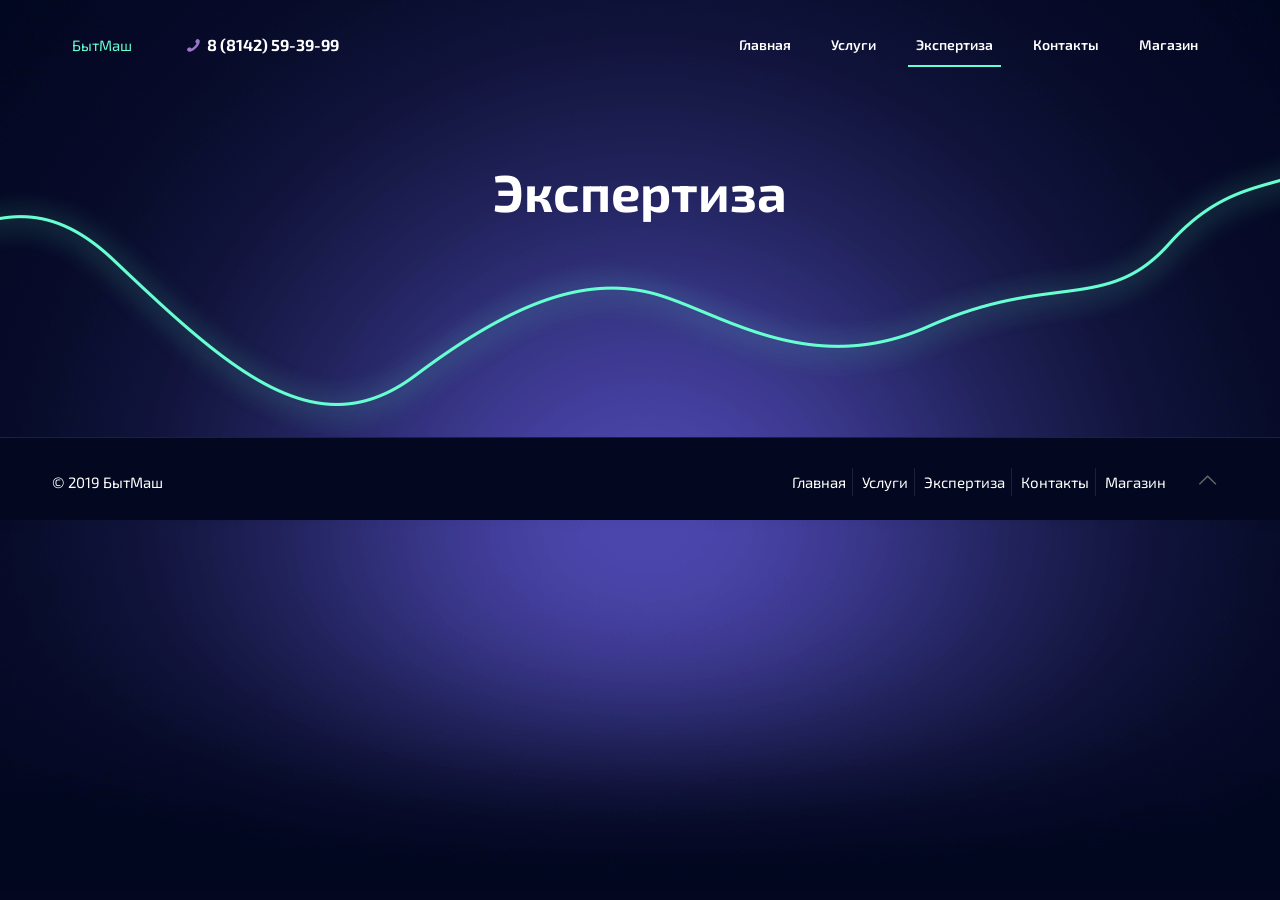
<file: src/expertize.html>
<!DOCTYPE html>
<!--[if lt IE 7]><html class="no-js lt-ie10 lt-ie9 lt-ie8 lt-ie7 "> <![endif]-->
<!--[if IE 7]><html class="no-js lt-ie10 lt-ie9 lt-ie8"> <![endif]-->
<!--[if IE 8]><html class="no-js lt-ie10 lt-ie9"> <![endif]-->
<!--[if IE 9]><html class="no-js lt-ie10"> <![endif]-->
<!--[if gt IE 8]><!-->
<html class="no-js">
<!--<![endif]-->

<head>

    <!-- Basic Page Needs -->
    <meta charset="utf-8">
    <title>Be</title>
    <meta name="description" content="">
    <meta name="author" content="">

    <!-- Mobile Specific Metas -->
    <meta name="viewport" content="width=device-width, initial-scale=1, maximum-scale=1">

    <!-- Favicons -->
    <link rel="shortcut icon" href="images/favicon.ico">

    <!-- FONTS -->
    <link rel='stylesheet' href='http://fonts.googleapis.com/css?family=Roboto:100,300,400,400italic,700'>
    <link rel='stylesheet' href='http://fonts.googleapis.com/css?family=Patua+One:100,300,400,400italic,700'>
    <link rel='stylesheet' href='http://fonts.googleapis.com/css?family=Lato:400,400italic,700,700italic,900'>
    <link rel='stylesheet' href='http://fonts.googleapis.com/css?family=Quicksand:100,300,400,400italic,500,700,700italic'>

    <link href="https://fonts.googleapis.com/css?family=Exo+2:100,100i,200,200i,300,300i,400,400i,500,500i,600,600i,700,700i,800,800i,900,900i&amp;subset=cyrillic" rel="stylesheet">

    <!-- CSS -->
    <link rel='stylesheet' href='css/global.css'>
    <link rel='stylesheet' href='css/structure.css'>
    <link rel='stylesheet' href='css/pay.css'>
    <link rel='stylesheet' href='css/custom.css'>

</head>

<body class="color-custom style-default button-default layout-full-width no-content-padding header-transparent minimalist-header-no sticky-header sticky-tb-color ab-hide subheader-both-center menu-line-below-80 menuo-no-borders menuo-right mobile-tb-hide mobile-side-slide mobile-mini-mr-ll tr-content be-reg-2074">
    <div id="Wrapper">
        <div id="Header_wrapper">
            <header id="Header">
                <div class="header_placeholder"></div>
                <div id="Top_bar">
                    <div class="container">
                        <div class="column one">
                            <div class="top_bar_left clearfix">
                                    <div class="logo">
                                        <a id="logo" href="index.html" title="БытМаш" data-height="60" data-padding="15">
                                            <!-- <img class="logo-main scale-with-grid" src="images/pay.png" data-retina="images/retina-pay.png" data-height="75" alt="pay"><img class="logo-sticky scale-with-grid" src="images/pay.png" data-retina="images/retina-pay.png" data-height="75" alt="pay"><img class="logo-mobile scale-with-grid" src="images/pay.png" data-retina="images/retina-pay.png" data-height="75" alt="pay"><img class="logo-mobile-sticky scale-with-grid" src="images/pay.png" data-retina="images/retina-pay.png" data-height="75" alt="pay"> -->
                                            БытМаш</a>
                                    </div>
                                    <div class="header-phone">
                                            <a href="tel:88142593999"><i style="color: #9a77ca;" class="icon-phone"></i> 8 (8142) 59-39-99</a>
                                    </div>
                                <div class="menu_wrapper">
                                    <nav id="menu">
                                        <ul id="menu-main-menu" class="menu menu-main">
                                            <li>
                                                <a href="index.html"><span>Главная</span></a>
                                            </li>
                                            <li>
                                                <a href="services.html"><span>Услуги</span></a>
                                            </li>
                                            <li class="current-menu-item">
                                                <a href="expertize.html"><span>Экспертиза</span></a>
                                            </li>
                                            
                                            <li>
                                                <a href="contacts.html"><span>Контакты</span></a>
                                            </li>
                                            <li>
                                                    <a href="#"><span>Магазин</span></a>
                                                </li>
                                        </ul>
                                    </nav>
                                    <a class="responsive-menu-toggle" href="#"><i class="icon-menu-fine"></i></a>
                                </div>
                            </div>
                            
                        </div>
                    </div>
                </div>
            </header>
        </div>
        <div id="Content">
            <div class="content_wrapper clearfix">
                <div class="sections_group">
                    <div class="entry-content">
                        <div class="section mcb-section" style="padding-top:160px; padding-bottom:160px; background-image:url(images/home_pay_pic11.png); background-repeat:no-repeat; background-position:center bottom">
                            <div class="section_wrapper mcb-section-inner">
                                <div class="wrap mcb-wrap one valign-top clearfix">
                                    <div class="mcb-wrap-inner">
                                        <div class="column mcb-column one column_column">
                                            <div class="column_attr clearfix align_center">
                                                <h1>Экспертиза</h1>
                                                <!-- <h5 class="themecolor">Suspendisse a pellentesque dui, non felis. Maecenas malesuada elit
                                                    <br> lectus felis, malesuada ultricies.Curabitur et ligula.</h5> -->
                                            </div>
                                        </div>
                                    </div>
                                </div>
                            </div>
                        </div>

                        <!-- <div class="section mcb-section no-margin-h" style="padding-top:0px; padding-bottom:50px">
                            <div class="section_wrapper mcb-section-inner">
                                <div class="wrap mcb-wrap one valign-top clearfix" style="margin-top:-160px">
                                    <div class="mcb-wrap-inner">
                                        <div class="column mcb-column one-third column_column">
                                            <div class="column_attr clearfix align_center" style="background-color:#121038; padding:50px 50px 35px; border-radius: 30px; margin-top: 30px;">
                                                <h4>Basic</h4>
                                                <div class="google_font" style="font-family:'Quicksand',Arial,Tahoma,sans-serif;font-size:48px;line-height:48px;font-weight:400;color:#67fed1;">
                                                    $19.99
                                                </div>
                                                <h6>per month</h6>
                                                <hr class="no_line" style="margin:0 auto 25px">
                                                <div style="height: 1px; width: 80%; margin: 0 auto; margin-bottom: 40px; background: #1e1c42;"></div>
                                                <p>
                                                    <span style="color: #fff; font-weight: 700;">10</span> lorem ipsum dolor
                                                </p>
                                                <p>
                                                    <span style="color: #fff; font-weight: 700;">1</span> Suspendisse a pellentesque dui
                                                </p>
                                                <p><img style="display: inline-block; margin-right: 10px; positive: relativel top: 4px;" src="images/home_pay_pricing1.png"> Maecenas malesuada elit lectus felis
                                                </p>
                                                <p><img style="display: inline-block; margin-right: 10px; positive: relativel top: 4px;" src="images/home_pay_pricing1.png"> Malesuada ultricies
                                                </p>
                                                <p><img style="display: inline-block; margin-right: 10px; positive: relativel top: 4px;" src="images/home_pay_pricing1.png"> Nulla imperdiet sit amet magna
                                                </p>
                                                <p><img style="display: inline-block; margin-right: 10px; positive: relativel top: 4px;" src="images/home_pay_pricing1.png"> Vestibulum dapibus, mauris nec
                                                </p>
                                                <hr class="no_line" style="margin:0 auto 15px">
                                                <a class="button  button_right button_size_2 button_js" href="#"><span class="button_icon"><i class="icon-cart" ></i></span><span class="button_label">Sign up</span></a>
                                            </div>
                                        </div>
                                        <div class="column mcb-column one-third column_column">
                                            <div class="column_attr clearfix align_center" style="background-color:#121038; background-image:url('images/home_pay_columnbg1.png'); background-repeat:no-repeat; background-position:center; padding:50px 50px 35px; border-radius: 30px;">
                                                <h3>Standard</h3>
                                                <h5 style="color:#aeb0f3">Most popular</h5>
                                                <div class="google_font" style="font-family:'Quicksand',Arial,Tahoma,sans-serif;font-size:72px;line-height:72px;font-weight:400;color:#67fed1;">
                                                    $49.99
                                                </div>
                                                <h6>per month</h6>
                                                <hr class="no_line" style="margin:0 auto 25px">
                                                <div style="height: 1px; width: 80%; margin: 0 auto; margin-bottom: 40px; background: #1e1c42;"></div>
                                                <p>
                                                    <span style="color: #fff; font-weight: 700;">100</span> lorem ipsum dolor
                                                </p>
                                                <p>
                                                    <span style="color: #fff; font-weight: 700;">10</span> Suspendisse a pellentesque dui
                                                </p>
                                                <p><img style="display: inline-block; margin-right: 10px; positive: relativel top: 4px;" src="images/home_pay_pricing1.png"> Maecenas malesuada elit lectus felis
                                                </p>
                                                <p><img style="display: inline-block; margin-right: 10px; positive: relativel top: 4px;" src="images/home_pay_pricing1.png"> Malesuada ultricies
                                                </p>
                                                <p><img style="display: inline-block; margin-right: 10px; positive: relativel top: 4px;" src="images/home_pay_pricing1.png"> Nulla imperdiet sit amet magna
                                                </p>
                                                <p><img style="display: inline-block; margin-right: 10px; positive: relativel top: 4px;" src="images/home_pay_pricing1.png"> Vestibulum dapibus, mauris nec
                                                </p>
                                                <hr class="no_line" style="margin:0 auto 15px">
                                                <a class="button  button_right button_size_2 button_js" href="#" style="background-color:#5c56d4 !important; color:#fff;"><span class="button_icon"><i class="icon-cart"  style=" color:#fff !important;"></i></span><span class="button_label">Sign up</span></a>
                                            </div>
                                        </div>
                                        <div class="column mcb-column one-third column_column">
                                            <div class="column_attr clearfix align_center" style="background-color:#121038; padding:50px 50px 35px; border-radius: 30px; margin-top: 30px;">
                                                <h4>Professional</h4>
                                                <div class="google_font" style="font-family:'Quicksand',Arial,Tahoma,sans-serif;font-size:48px;line-height:48px;font-weight:400;color:#67fed1;">
                                                    $99.99
                                                </div>
                                                <h6>per month</h6>
                                                <hr class="no_line" style="margin:0 auto 25px">
                                                <div style="height: 1px; width: 80%; margin: 0 auto; margin-bottom: 40px; background: #1e1c42;"></div>
                                                <p>
                                                    <span style="color: #fff; font-weight: 700;">Unlimited</span> lorem ipsum dolor
                                                </p>
                                                <p>
                                                    <span style="color: #fff; font-weight: 700;">Unlimited</span> Suspendisse a pellentesque dui
                                                </p>
                                                <p><img style="display: inline-block; margin-right: 10px; positive: relativel top: 4px;" src="images/home_pay_pricing1.png"> Maecenas malesuada elit lectus felis
                                                </p>
                                                <p><img style="display: inline-block; margin-right: 10px; positive: relativel top: 4px;" src="images/home_pay_pricing1.png"> Malesuada ultricies
                                                </p>
                                                <p><img style="display: inline-block; margin-right: 10px; positive: relativel top: 4px;" src="images/home_pay_pricing1.png"> Nulla imperdiet sit amet magna
                                                </p>
                                                <p><img style="display: inline-block; margin-right: 10px; positive: relativel top: 4px;" src="images/home_pay_pricing1.png"> Vestibulum dapibus, mauris nec
                                                </p>
                                                <hr class="no_line" style="margin:0 auto 15px">
                                                <a class="button  button_right button_size_2 button_js" href="#"><span class="button_icon"><i class="icon-cart" ></i></span><span class="button_label">Sign up</span></a>
                                            </div>
                                        </div>
                                    </div>
                                </div>
                            </div>
                        </div> -->

                        <!-- <div class="section mcb-section" style="padding-top:0px; padding-bottom:20px;">
                            <div class="section_wrapper mcb-section-inner">
                                <div class="wrap mcb-wrap one valign-top clearfix">
                                    <div class="mcb-wrap-inner">
                                        <div class="column mcb-column one-second column_column">
                                            <div class="column_attr clearfix" style=" padding:0 7% 0 0;">
                                                <h2>Learn a few reasons why <span class="themecolor">Be Pay</span> might be the right fit</h2>
                                                <hr class="no_line" style="margin:0 auto 10px">
                                                <p>
                                                    Lorem ipsum dolor sit amet, consectetur adipiscing elit, sed do eiusmod tempor incididunt ut labore et dolore magna aliqua. Et leo duis ut diam quam nulla porttitor. Eget nunc scelerisque viverra mauris in.
                                                </p>
                                                <hr class="no_line" style="margin:0 auto 10px">
                                                <a class="button  button_right button_size_2 button_js" href="#"><span class="button_icon"><i class="icon-right-circled" ></i></span><span class="button_label">Learn more</span></a>
                                            </div>
                                        </div>
                                        <div class="column mcb-column one-second column_column">
                                            <div class="column_attr clearfix" style=" padding:0 7% 0 0;">
                                                <h2>Do you need more options from <span class="themecolor">Be Pay?</span> Contact us</h2>
                                                <hr class="no_line" style="margin:0 auto 10px">
                                                <p>
                                                    Lorem ipsum dolor sit amet, consectetur adipiscing elit, sed do eiusmod tempor incididunt ut labore et dolore magna aliqua. Et leo duis ut diam quam nulla porttitor. Eget nunc scelerisque viverra mauris in.
                                                </p>
                                                <hr class="no_line" style="margin:0 auto 10px">
                                                <a class="button  button_right button_size_2 button_js" href="#"><span class="button_icon"><i class="icon-right-circled" ></i></span><span class="button_label">Contact us</span></a>
                                            </div>
                                        </div>
                                    </div>
                                </div>
                            </div>
                        </div> -->

                        <!-- <div class="section mcb-section" style="padding-top:0px; padding-bottom:20px;">
                            <div class="section_wrapper mcb-section-inner">
                                <div class="wrap mcb-wrap one valign-top clearfix">
                                    <div class="mcb-wrap-inner">
                                        <div class="column mcb-column one column_clients_slider ">
                                            <div class="clients_slider">
                                                <div class="clients_slider_header">
                                                    <h4 class="title">Clients</h4>
                                                </div>
                                                <ul class="clients clients_slider_ul">
                                                    <li>
                                                        <div class="client_wrapper">
                                                            <img src="images/home_pay_client1-145x75.png" class="scale-with-grid wp-post-image">
                                                        </div>
                                                    </li>
                                                    <li>
                                                        <div class="client_wrapper">
                                                            <img src="images/home_pay_client2-145x75.png" class="scale-with-grid wp-post-image">
                                                        </div>
                                                    </li>
                                                    <li>
                                                        <div class="client_wrapper">
                                                            <img src="images/home_pay_client3-145x75.png" class="scale-with-grid wp-post-image">
                                                        </div>
                                                    </li>
                                                    <li>
                                                        <div class="client_wrapper"><img src="images/home_pay_client4-145x75.png" class="scale-with-grid wp-post-image">
                                                        </div>
                                                    </li>
                                                    <li>
                                                        <div class="client_wrapper">
                                                            <img src="images/home_pay_client5-145x75.png" class="scale-with-grid wp-post-image">
                                                        </div>
                                                    </li>
                                                    <li>
                                                        <div class="client_wrapper">
                                                            <img src="images/home_pay_client6-145x75.png" class="scale-with-grid wp-post-image">
                                                        </div>
                                                    </li>
                                                </ul>
                                            </div>
                                        </div>
                                    </div>
                                </div>
                            </div>
                        </div> -->

                        <!-- <div class="section mcb-section" style="padding-top:80px; padding-bottom:30px; background-color:#0b0f2f; background-image:url(images/home_pay_sectionbg3.png); background-repeat:no-repeat; background-position:center bottom">
                            <div class="section_wrapper mcb-section-inner">
                                <div class="wrap mcb-wrap one valign-top clearfix">
                                    <div class="mcb-wrap-inner">
                                        <div class="column mcb-column one column_column">
                                            <div class="column_attr clearfix align_center">
                                                <h2>Follow us on social media</h2>
                                                <h5 style="color:#aeb0f3">Vestibulum dapibus, mauris nec malesuada fames ac turpis velit</h5>
                                                <hr class="no_line" style="margin:0 auto 25px">
                                                <a class="button  button_right button_size_2 button_js" href="#" style="background-color:#4351a5 !important; color:#fff;"><span class="button_icon"><i class="icon-facebook"  style=" color:#fff !important;"></i></span><span class="button_label">Facebook</span></a>
                                                <a
                                                    class="button  button_right button_size_2 button_js" href="#" style="background-color:#4dd1f1 !important; color:#fff;"><span class="button_icon"><i class="icon-twitter"  style=" color:#fff !important;"></i></span><span class="button_label">Twitter</span></a>
                                            </div>
                                        </div>
                                    </div>
                                </div>
                            </div>
                        </div> -->

                    </div>
                </div>
            </div>
        </div>
        <footer id="Footer" class="clearfix">
            <div class="footer_copy">
                <div class="container">
                    <div class="column one">
                        <a id="back_to_top" class="button button_js" href="#"><i class="icon-up-open-big"></i></a>
                        <div class="copyright">
                            &copy; 2019 БытМаш 
                            <!-- <a target="_blank" rel="nofollow" href="http://bit.ly/1M6lijQ">BeantownThemes</a> -->
                        </div>
                        <nav id="social-menu" class="menu-main-menu-footer-container">
                            <ul id="menu-main-menu-footer" class="social-menu">
                                <li>
                                    <a href="index.html"><span>Главная</span></a>
                                </li>
                                <li>
                                    <a href="services.html"><span>Услуги</span></a>
                                </li>
                                <li class="current-menu-item">
                                    <a href="expertize.html"><span>Экспертиза</span></a>
                                </li>
                                <li>
                                        <a href="contacts.html"><span>Контакты</span></a>
                                    </li>
                                    <li>
                                        <a href="#"><span>Магазин</span></a>
                                    </li>
                            </ul>
                        </nav>
                    </div>
                </div>
            </div>
        </footer>
    </div>


    <!-- side menu -->
    <div id="Side_slide" class="right dark" data-width="250">
        <div class="close-wrapper">
            <a href="#" class="close"><i class="icon-cancel-fine"></i></a>
        </div>
        <div class="menu_wrapper"></div>
    </div>
    <div id="body_overlay"></div>

    <!-- JS -->
    <script src="js/jquery-2.1.4.min.js"></script>

    <script src="js/mfn.menu.js"></script>
    <script src="js/jquery.plugins.js"></script>
    <script src="js/jquery.jplayer.min.js"></script>
    <script src="js/animations/animations.js"></script>
    <script src="js/translate3d.js"></script>
    <script src="js/scripts.js"></script>


</body>

</html>
</file>
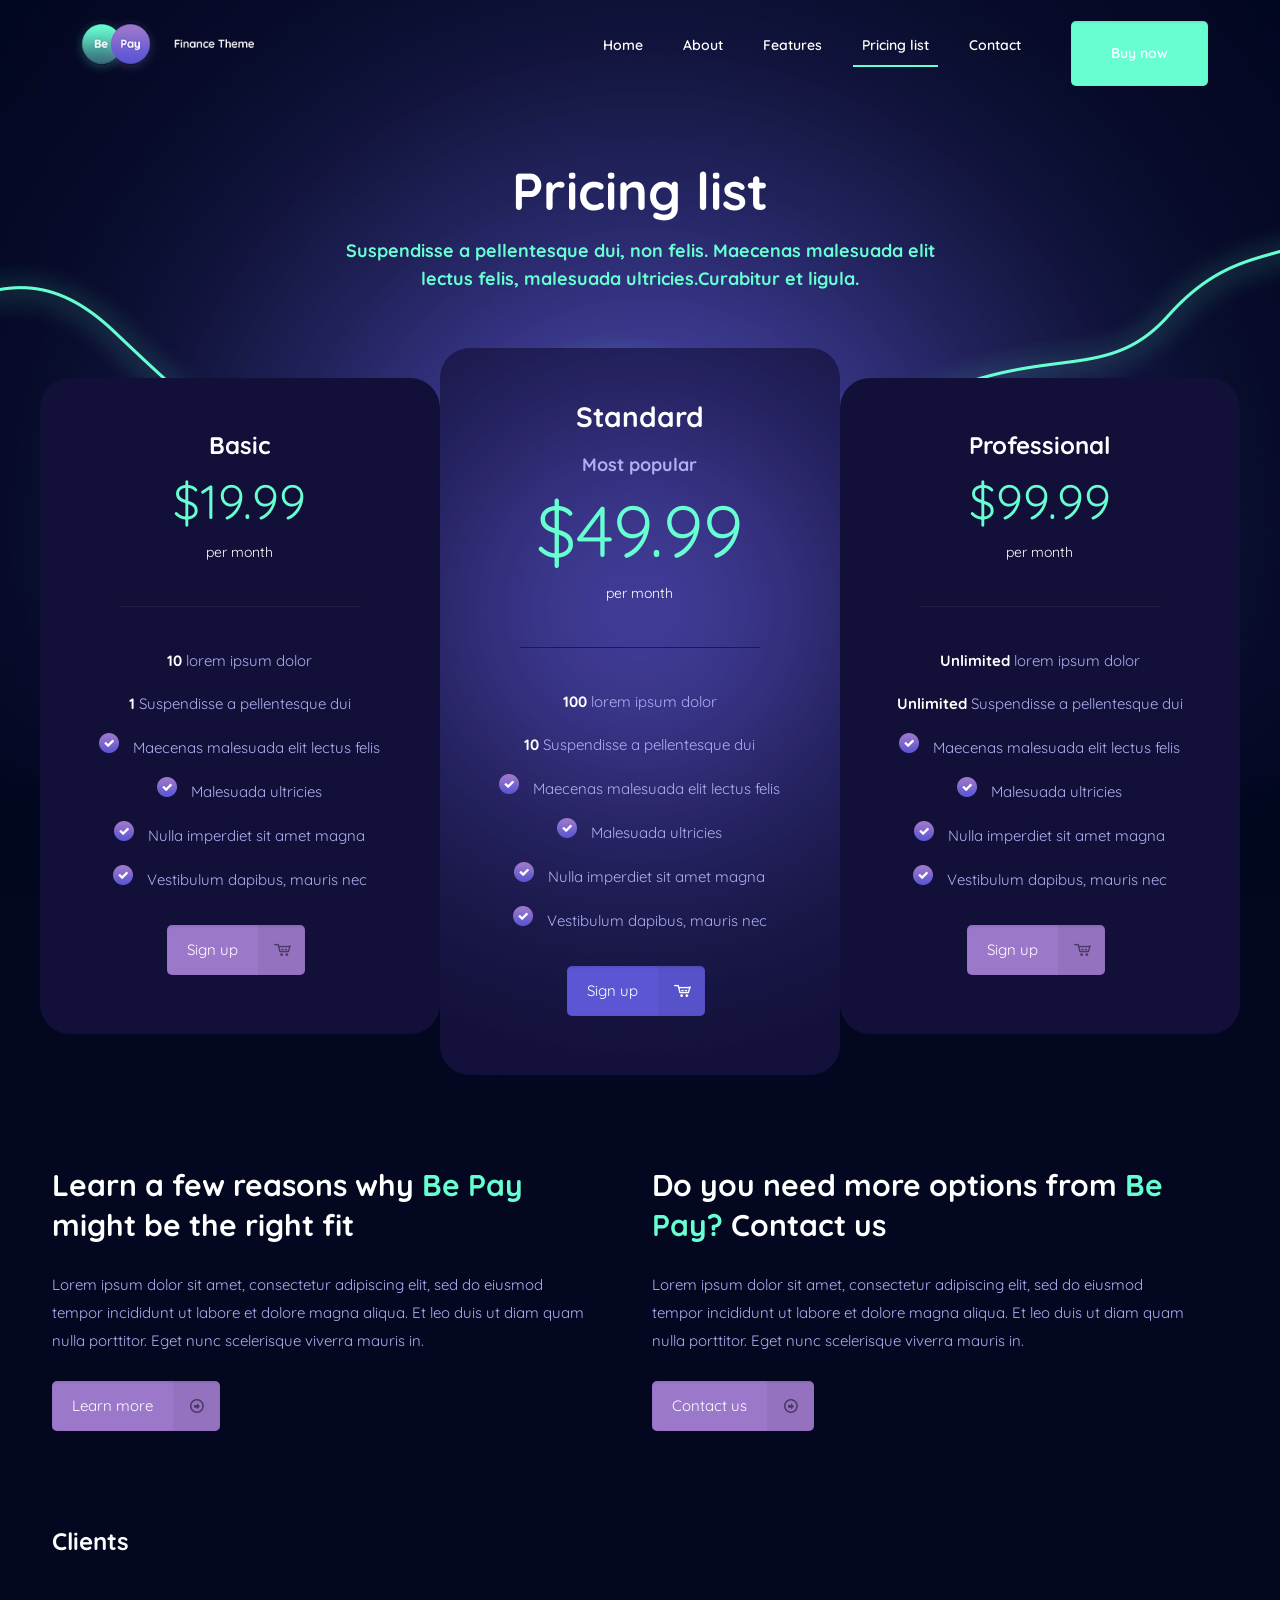
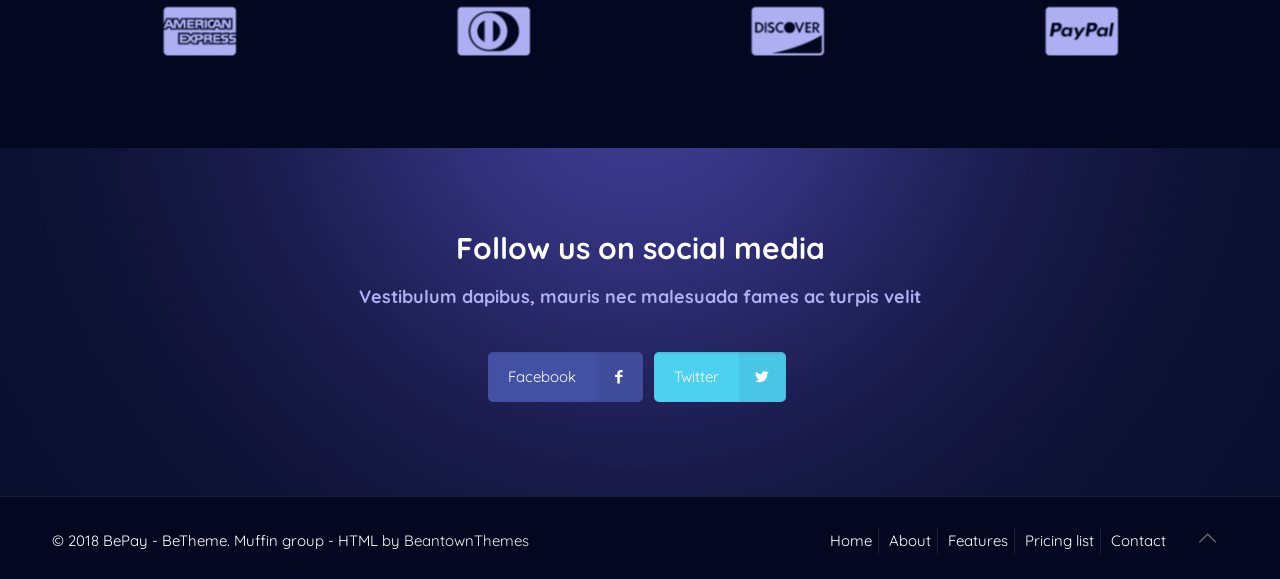
<file: src/pricing-list.html>
<!DOCTYPE html>
<!--[if lt IE 7]><html class="no-js lt-ie10 lt-ie9 lt-ie8 lt-ie7 "> <![endif]-->
<!--[if IE 7]><html class="no-js lt-ie10 lt-ie9 lt-ie8"> <![endif]-->
<!--[if IE 8]><html class="no-js lt-ie10 lt-ie9"> <![endif]-->
<!--[if IE 9]><html class="no-js lt-ie10"> <![endif]-->
<!--[if gt IE 8]><!-->
<html class="no-js">
<!--<![endif]-->

<head>

    <!-- Basic Page Needs -->
    <meta charset="utf-8">
    <title>Be</title>
    <meta name="description" content="">
    <meta name="author" content="">

    <!-- Mobile Specific Metas -->
    <meta name="viewport" content="width=device-width, initial-scale=1, maximum-scale=1">

    <!-- Favicons -->
    <link rel="shortcut icon" href="images/favicon.ico">

    <!-- FONTS -->
    <link rel='stylesheet' href='http://fonts.googleapis.com/css?family=Roboto:100,300,400,400italic,700'>
    <link rel='stylesheet' href='http://fonts.googleapis.com/css?family=Patua+One:100,300,400,400italic,700'>
    <link rel='stylesheet' href='http://fonts.googleapis.com/css?family=Lato:400,400italic,700,700italic,900'>
    <link rel='stylesheet' href='http://fonts.googleapis.com/css?family=Quicksand:100,300,400,400italic,500,700,700italic'>

    <!-- CSS -->
    <link rel='stylesheet' href='css/global.css'>
    <link rel='stylesheet' href='css/structure.css'>
    <link rel='stylesheet' href='css/pay.css'>
    <link rel='stylesheet' href='css/custom.css'>

</head>

<body class="color-custom style-default button-default layout-full-width no-content-padding header-transparent minimalist-header-no sticky-header sticky-tb-color ab-hide subheader-both-center menu-line-below-80 menuo-no-borders menuo-right mobile-tb-hide mobile-side-slide mobile-mini-mr-ll tr-content be-reg-2074">
    <div id="Wrapper">
        <div id="Header_wrapper">
            <header id="Header">
                <div class="header_placeholder"></div>
                <div id="Top_bar">
                    <div class="container">
                        <div class="column one">
                            <div class="top_bar_left clearfix">
                                <div class="logo">
                                    <a id="logo" href="index.html" title="BePay - BeTheme" data-height="60" data-padding="15"><img class="logo-main scale-with-grid" src="images/pay.png" data-retina="images/retina-pay.png" data-height="75" alt="pay"><img class="logo-sticky scale-with-grid" src="images/pay.png" data-retina="images/retina-pay.png" data-height="75" alt="pay"><img class="logo-mobile scale-with-grid" src="images/pay.png" data-retina="images/retina-pay.png" data-height="75" alt="pay"><img class="logo-mobile-sticky scale-with-grid" src="images/pay.png" data-retina="images/retina-pay.png" data-height="75" alt="pay"></a>
                                </div>
                                <div class="menu_wrapper">
                                    <nav id="menu">
                                        <ul id="menu-main-menu" class="menu menu-main">
                                            <li>
                                                <a href="index.html"><span>Home</span></a>
                                            </li>
                                            <li>
                                                <a href="about.html"><span>About</span></a>
                                            </li>
                                            <li>
                                                <a href="features.html"><span>Features</span></a>
                                            </li>
                                            <li class="current-menu-item">
                                                <a href="pricing-list.html"><span>Pricing list</span></a>
                                            </li>
                                            <li>
                                                <a href="contact.html"><span>Contact</span></a>
                                            </li>
                                        </ul>
                                    </nav>
                                    <a class="responsive-menu-toggle" href="#"><i class="icon-menu-fine"></i></a>
                                </div>
                            </div>
                            <div class="top_bar_right">
                                <div class="top_bar_right_wrapper">
                                    <a href="http://bit.ly/1M6lijQ" class="button button_theme button_js action_button" target="_blank"><span class="button_label">Buy now</span></a>
                                </div>
                            </div>
                        </div>
                    </div>
                </div>
            </header>
        </div>
        <div id="Content">
            <div class="content_wrapper clearfix">
                <div class="sections_group">
                    <div class="entry-content">
                        <div class="section mcb-section" style="padding-top:160px; padding-bottom:160px; background-image:url(images/home_pay_pic11.png); background-repeat:no-repeat; background-position:center bottom">
                            <div class="section_wrapper mcb-section-inner">
                                <div class="wrap mcb-wrap one valign-top clearfix">
                                    <div class="mcb-wrap-inner">
                                        <div class="column mcb-column one column_column">
                                            <div class="column_attr clearfix align_center">
                                                <h1>Pricing list</h1>
                                                <h5 class="themecolor">Suspendisse a pellentesque dui, non felis. Maecenas malesuada elit
                                                    <br> lectus felis, malesuada ultricies.Curabitur et ligula.</h5>
                                            </div>
                                        </div>
                                    </div>
                                </div>
                            </div>
                        </div>
                        <div class="section mcb-section no-margin-h" style="padding-top:0px; padding-bottom:50px">
                            <div class="section_wrapper mcb-section-inner">
                                <div class="wrap mcb-wrap one valign-top clearfix" style="margin-top:-160px">
                                    <div class="mcb-wrap-inner">
                                        <div class="column mcb-column one-third column_column">
                                            <div class="column_attr clearfix align_center" style="background-color:#121038; padding:50px 50px 35px; border-radius: 30px; margin-top: 30px;">
                                                <h4>Basic</h4>
                                                <div class="google_font" style="font-family:'Quicksand',Arial,Tahoma,sans-serif;font-size:48px;line-height:48px;font-weight:400;color:#67fed1;">
                                                    $19.99
                                                </div>
                                                <h6>per month</h6>
                                                <hr class="no_line" style="margin:0 auto 25px">
                                                <div style="height: 1px; width: 80%; margin: 0 auto; margin-bottom: 40px; background: #1e1c42;"></div>
                                                <p>
                                                    <span style="color: #fff; font-weight: 700;">10</span> lorem ipsum dolor
                                                </p>
                                                <p>
                                                    <span style="color: #fff; font-weight: 700;">1</span> Suspendisse a pellentesque dui
                                                </p>
                                                <p><img style="display: inline-block; margin-right: 10px; positive: relativel top: 4px;" src="images/home_pay_pricing1.png"> Maecenas malesuada elit lectus felis
                                                </p>
                                                <p><img style="display: inline-block; margin-right: 10px; positive: relativel top: 4px;" src="images/home_pay_pricing1.png"> Malesuada ultricies
                                                </p>
                                                <p><img style="display: inline-block; margin-right: 10px; positive: relativel top: 4px;" src="images/home_pay_pricing1.png"> Nulla imperdiet sit amet magna
                                                </p>
                                                <p><img style="display: inline-block; margin-right: 10px; positive: relativel top: 4px;" src="images/home_pay_pricing1.png"> Vestibulum dapibus, mauris nec
                                                </p>
                                                <hr class="no_line" style="margin:0 auto 15px">
                                                <a class="button  button_right button_size_2 button_js" href="#"><span class="button_icon"><i class="icon-cart" ></i></span><span class="button_label">Sign up</span></a>
                                            </div>
                                        </div>
                                        <div class="column mcb-column one-third column_column">
                                            <div class="column_attr clearfix align_center" style="background-color:#121038; background-image:url('images/home_pay_columnbg1.png'); background-repeat:no-repeat; background-position:center; padding:50px 50px 35px; border-radius: 30px;">
                                                <h3>Standard</h3>
                                                <h5 style="color:#aeb0f3">Most popular</h5>
                                                <div class="google_font" style="font-family:'Quicksand',Arial,Tahoma,sans-serif;font-size:72px;line-height:72px;font-weight:400;color:#67fed1;">
                                                    $49.99
                                                </div>
                                                <h6>per month</h6>
                                                <hr class="no_line" style="margin:0 auto 25px">
                                                <div style="height: 1px; width: 80%; margin: 0 auto; margin-bottom: 40px; background: #1e1c42;"></div>
                                                <p>
                                                    <span style="color: #fff; font-weight: 700;">100</span> lorem ipsum dolor
                                                </p>
                                                <p>
                                                    <span style="color: #fff; font-weight: 700;">10</span> Suspendisse a pellentesque dui
                                                </p>
                                                <p><img style="display: inline-block; margin-right: 10px; positive: relativel top: 4px;" src="images/home_pay_pricing1.png"> Maecenas malesuada elit lectus felis
                                                </p>
                                                <p><img style="display: inline-block; margin-right: 10px; positive: relativel top: 4px;" src="images/home_pay_pricing1.png"> Malesuada ultricies
                                                </p>
                                                <p><img style="display: inline-block; margin-right: 10px; positive: relativel top: 4px;" src="images/home_pay_pricing1.png"> Nulla imperdiet sit amet magna
                                                </p>
                                                <p><img style="display: inline-block; margin-right: 10px; positive: relativel top: 4px;" src="images/home_pay_pricing1.png"> Vestibulum dapibus, mauris nec
                                                </p>
                                                <hr class="no_line" style="margin:0 auto 15px">
                                                <a class="button  button_right button_size_2 button_js" href="#" style="background-color:#5c56d4 !important; color:#fff;"><span class="button_icon"><i class="icon-cart"  style=" color:#fff !important;"></i></span><span class="button_label">Sign up</span></a>
                                            </div>
                                        </div>
                                        <div class="column mcb-column one-third column_column">
                                            <div class="column_attr clearfix align_center" style="background-color:#121038; padding:50px 50px 35px; border-radius: 30px; margin-top: 30px;">
                                                <h4>Professional</h4>
                                                <div class="google_font" style="font-family:'Quicksand',Arial,Tahoma,sans-serif;font-size:48px;line-height:48px;font-weight:400;color:#67fed1;">
                                                    $99.99
                                                </div>
                                                <h6>per month</h6>
                                                <hr class="no_line" style="margin:0 auto 25px">
                                                <div style="height: 1px; width: 80%; margin: 0 auto; margin-bottom: 40px; background: #1e1c42;"></div>
                                                <p>
                                                    <span style="color: #fff; font-weight: 700;">Unlimited</span> lorem ipsum dolor
                                                </p>
                                                <p>
                                                    <span style="color: #fff; font-weight: 700;">Unlimited</span> Suspendisse a pellentesque dui
                                                </p>
                                                <p><img style="display: inline-block; margin-right: 10px; positive: relativel top: 4px;" src="images/home_pay_pricing1.png"> Maecenas malesuada elit lectus felis
                                                </p>
                                                <p><img style="display: inline-block; margin-right: 10px; positive: relativel top: 4px;" src="images/home_pay_pricing1.png"> Malesuada ultricies
                                                </p>
                                                <p><img style="display: inline-block; margin-right: 10px; positive: relativel top: 4px;" src="images/home_pay_pricing1.png"> Nulla imperdiet sit amet magna
                                                </p>
                                                <p><img style="display: inline-block; margin-right: 10px; positive: relativel top: 4px;" src="images/home_pay_pricing1.png"> Vestibulum dapibus, mauris nec
                                                </p>
                                                <hr class="no_line" style="margin:0 auto 15px">
                                                <a class="button  button_right button_size_2 button_js" href="#"><span class="button_icon"><i class="icon-cart" ></i></span><span class="button_label">Sign up</span></a>
                                            </div>
                                        </div>
                                    </div>
                                </div>
                            </div>
                        </div>
                        <div class="section mcb-section" style="padding-top:0px; padding-bottom:20px;">
                            <div class="section_wrapper mcb-section-inner">
                                <div class="wrap mcb-wrap one valign-top clearfix">
                                    <div class="mcb-wrap-inner">
                                        <div class="column mcb-column one-second column_column">
                                            <div class="column_attr clearfix" style=" padding:0 7% 0 0;">
                                                <h2>Learn a few reasons why <span class="themecolor">Be Pay</span> might be the right fit</h2>
                                                <hr class="no_line" style="margin:0 auto 10px">
                                                <p>
                                                    Lorem ipsum dolor sit amet, consectetur adipiscing elit, sed do eiusmod tempor incididunt ut labore et dolore magna aliqua. Et leo duis ut diam quam nulla porttitor. Eget nunc scelerisque viverra mauris in.
                                                </p>
                                                <hr class="no_line" style="margin:0 auto 10px">
                                                <a class="button  button_right button_size_2 button_js" href="#"><span class="button_icon"><i class="icon-right-circled" ></i></span><span class="button_label">Learn more</span></a>
                                            </div>
                                        </div>
                                        <div class="column mcb-column one-second column_column">
                                            <div class="column_attr clearfix" style=" padding:0 7% 0 0;">
                                                <h2>Do you need more options from <span class="themecolor">Be Pay?</span> Contact us</h2>
                                                <hr class="no_line" style="margin:0 auto 10px">
                                                <p>
                                                    Lorem ipsum dolor sit amet, consectetur adipiscing elit, sed do eiusmod tempor incididunt ut labore et dolore magna aliqua. Et leo duis ut diam quam nulla porttitor. Eget nunc scelerisque viverra mauris in.
                                                </p>
                                                <hr class="no_line" style="margin:0 auto 10px">
                                                <a class="button  button_right button_size_2 button_js" href="#"><span class="button_icon"><i class="icon-right-circled" ></i></span><span class="button_label">Contact us</span></a>
                                            </div>
                                        </div>
                                    </div>
                                </div>
                            </div>
                        </div>
                        <div class="section mcb-section" style="padding-top:0px; padding-bottom:20px;">
                            <div class="section_wrapper mcb-section-inner">
                                <div class="wrap mcb-wrap one valign-top clearfix">
                                    <div class="mcb-wrap-inner">
                                        <div class="column mcb-column one column_clients_slider ">
                                            <div class="clients_slider">
                                                <div class="clients_slider_header">
                                                    <h4 class="title">Clients</h4>
                                                </div>
                                                <ul class="clients clients_slider_ul">
                                                    <li>
                                                        <div class="client_wrapper">
                                                            <img src="images/home_pay_client1-145x75.png" class="scale-with-grid wp-post-image">
                                                        </div>
                                                    </li>
                                                    <li>
                                                        <div class="client_wrapper">
                                                            <img src="images/home_pay_client2-145x75.png" class="scale-with-grid wp-post-image">
                                                        </div>
                                                    </li>
                                                    <li>
                                                        <div class="client_wrapper">
                                                            <img src="images/home_pay_client3-145x75.png" class="scale-with-grid wp-post-image">
                                                        </div>
                                                    </li>
                                                    <li>
                                                        <div class="client_wrapper"><img src="images/home_pay_client4-145x75.png" class="scale-with-grid wp-post-image">
                                                        </div>
                                                    </li>
                                                    <li>
                                                        <div class="client_wrapper">
                                                            <img src="images/home_pay_client5-145x75.png" class="scale-with-grid wp-post-image">
                                                        </div>
                                                    </li>
                                                    <li>
                                                        <div class="client_wrapper">
                                                            <img src="images/home_pay_client6-145x75.png" class="scale-with-grid wp-post-image">
                                                        </div>
                                                    </li>
                                                </ul>
                                            </div>
                                        </div>
                                    </div>
                                </div>
                            </div>
                        </div>
                        <div class="section mcb-section" style="padding-top:80px; padding-bottom:30px; background-color:#0b0f2f; background-image:url(images/home_pay_sectionbg3.png); background-repeat:no-repeat; background-position:center bottom">
                            <div class="section_wrapper mcb-section-inner">
                                <div class="wrap mcb-wrap one valign-top clearfix">
                                    <div class="mcb-wrap-inner">
                                        <div class="column mcb-column one column_column">
                                            <div class="column_attr clearfix align_center">
                                                <h2>Follow us on social media</h2>
                                                <h5 style="color:#aeb0f3">Vestibulum dapibus, mauris nec malesuada fames ac turpis velit</h5>
                                                <hr class="no_line" style="margin:0 auto 25px">
                                                <a class="button  button_right button_size_2 button_js" href="#" style="background-color:#4351a5 !important; color:#fff;"><span class="button_icon"><i class="icon-facebook"  style=" color:#fff !important;"></i></span><span class="button_label">Facebook</span></a>
                                                <a
                                                    class="button  button_right button_size_2 button_js" href="#" style="background-color:#4dd1f1 !important; color:#fff;"><span class="button_icon"><i class="icon-twitter"  style=" color:#fff !important;"></i></span><span class="button_label">Twitter</span></a>
                                            </div>
                                        </div>
                                    </div>
                                </div>
                            </div>
                        </div>

                    </div>
                </div>
            </div>
        </div>
        <footer id="Footer" class="clearfix">
            <div class="footer_copy">
                <div class="container">
                    <div class="column one">
                        <a id="back_to_top" class="button button_js" href="#"><i class="icon-up-open-big"></i></a>
                        <div class="copyright">
                            &copy; 2018 BePay - BeTheme. Muffin group - HTML by <a target="_blank" rel="nofollow" href="http://bit.ly/1M6lijQ">BeantownThemes</a>
                        </div>
                        <nav id="social-menu" class="menu-main-menu-footer-container">
                            <ul id="menu-main-menu-footer" class="social-menu">
                                <li>
                                    <a href="index.html">Home</a>
                                </li>
                                <li>
                                    <a href="about.html">About</a>
                                </li>
                                <li>
                                    <a href="features.html">Features</a>
                                </li>
                                <li class="current-menu-item">
                                    <a href="pricing-list.html">Pricing list</a>
                                </li>
                                <li>
                                    <a href="contact.html">Contact</a>
                                </li>
                            </ul>
                        </nav>
                    </div>
                </div>
            </div>
        </footer>
    </div>


    <!-- side menu -->
    <div id="Side_slide" class="right dark" data-width="250">
        <div class="close-wrapper">
            <a href="#" class="close"><i class="icon-cancel-fine"></i></a>
        </div>
        <div class="extras">
            <a href="http://bit.ly/1M6lijQ" class="button button_theme button_js action_button" target="_blank"><span class="button_label">Buy now</span></a>
            <div class="extras-wrapper"></div>
        </div>
        <div class="menu_wrapper"></div>
    </div>
    <div id="body_overlay"></div>

    <!-- JS -->
    <script src="js/jquery-2.1.4.min.js"></script>

    <script src="js/mfn.menu.js"></script>
    <script src="js/jquery.plugins.js"></script>
    <script src="js/jquery.jplayer.min.js"></script>
    <script src="js/animations/animations.js"></script>
    <script src="js/translate3d.js"></script>
    <script src="js/scripts.js"></script>


</body>

</html>
</file>
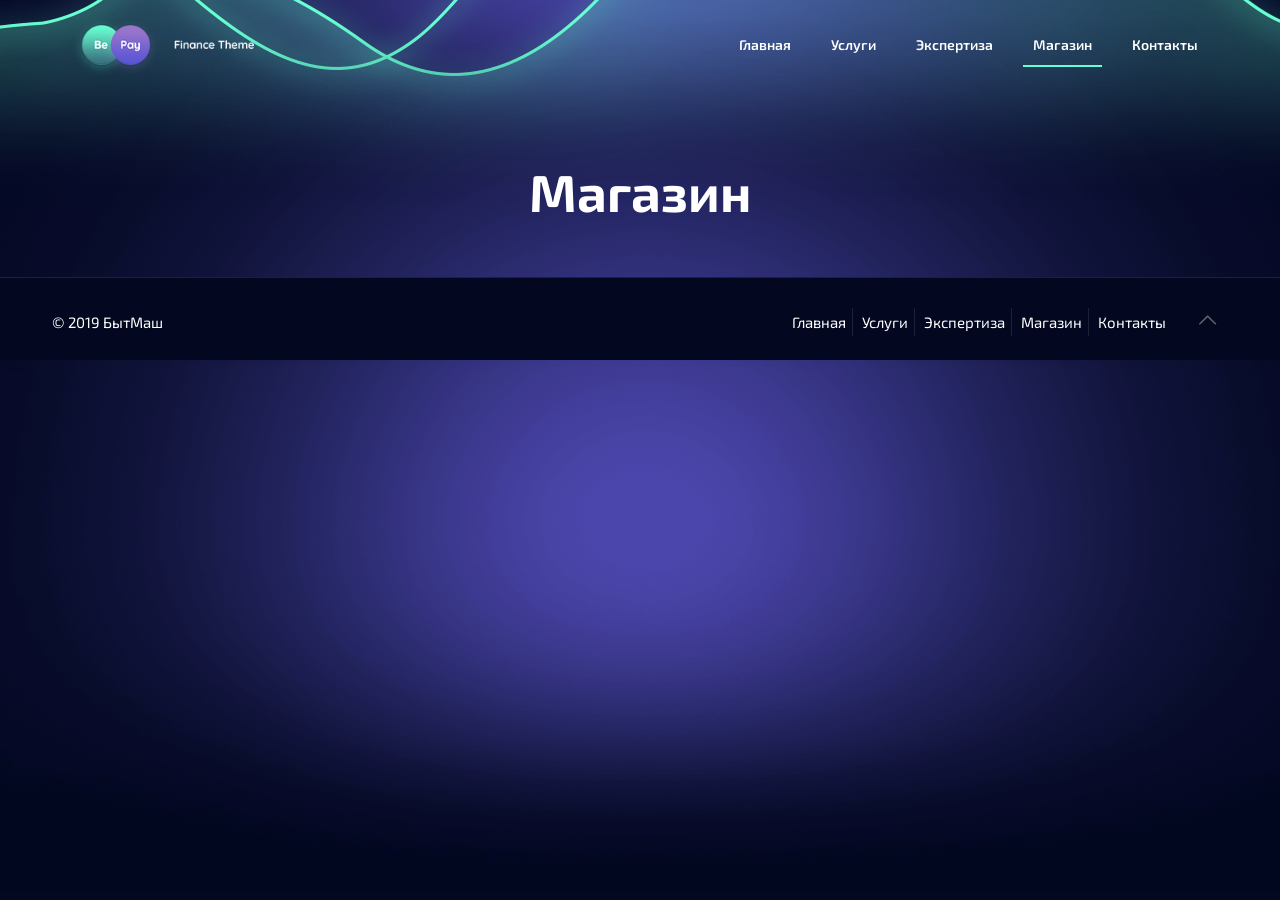
<file: src/products.html>
<!DOCTYPE html>
<!--[if lt IE 7]><html class="no-js lt-ie10 lt-ie9 lt-ie8 lt-ie7 "> <![endif]-->
<!--[if IE 7]><html class="no-js lt-ie10 lt-ie9 lt-ie8"> <![endif]-->
<!--[if IE 8]><html class="no-js lt-ie10 lt-ie9"> <![endif]-->
<!--[if IE 9]><html class="no-js lt-ie10"> <![endif]-->
<!--[if gt IE 8]><!-->
<html class="no-js">
<!--<![endif]-->

<head>

    <!-- Basic Page Needs -->
    <meta charset="utf-8">
    <title>Be</title>
    <meta name="description" content="">
    <meta name="author" content="">

    <!-- Mobile Specific Metas -->
    <meta name="viewport" content="width=device-width, initial-scale=1, maximum-scale=1">

    <!-- Favicons -->
    <link rel="shortcut icon" href="images/favicon.ico">

    <!-- FONTS -->
    <link rel='stylesheet' href='http://fonts.googleapis.com/css?family=Roboto:100,300,400,400italic,700'>
    <link rel='stylesheet' href='http://fonts.googleapis.com/css?family=Patua+One:100,300,400,400italic,700'>
    <link rel='stylesheet' href='http://fonts.googleapis.com/css?family=Lato:400,400italic,700,700italic,900'>
    <link rel='stylesheet' href='http://fonts.googleapis.com/css?family=Quicksand:100,300,400,400italic,500,700,700italic'>

    <link href="https://fonts.googleapis.com/css?family=Exo+2:100,100i,200,200i,300,300i,400,400i,500,500i,600,600i,700,700i,800,800i,900,900i&amp;subset=cyrillic" rel="stylesheet">

    <!-- CSS -->
    <link rel='stylesheet' href='css/global.css'>
    <link rel='stylesheet' href='css/structure.css'>
    <link rel='stylesheet' href='css/pay.css'>
    <link rel='stylesheet' href='css/custom.css'>

</head>


<body class="color-custom style-default button-default layout-full-width no-content-padding header-transparent minimalist-header-no sticky-header sticky-tb-color ab-hide subheader-both-center menu-line-below-80 menuo-no-borders menuo-right mobile-tb-hide mobile-side-slide mobile-mini-mr-ll tr-content be-reg-2074">
    <div id="Wrapper">
        <div id="Header_wrapper">
            <header id="Header">
                <div class="header_placeholder"></div>
                <div id="Top_bar">
                    <div class="container">
                        <div class="column one">
                            <div class="top_bar_left clearfix">
                                <div class="logo">
                                    <a id="logo" href="index.html" title="BePay - BeTheme" data-height="60" data-padding="15"><img class="logo-main scale-with-grid" src="images/pay.png" data-retina="images/retina-pay.png" data-height="75" alt="pay"><img class="logo-sticky scale-with-grid" src="images/pay.png" data-retina="images/retina-pay.png" data-height="75" alt="pay"><img class="logo-mobile scale-with-grid" src="images/pay.png" data-retina="images/retina-pay.png" data-height="75" alt="pay"><img class="logo-mobile-sticky scale-with-grid" src="images/pay.png" data-retina="images/retina-pay.png" data-height="75" alt="pay"></a>
                                </div>
                                <div class="menu_wrapper">
                                    <nav id="menu">
                                        <ul id="menu-main-menu" class="menu menu-main">
                                            <li>
                                                <a href="index.html"><span>Главная</span></a>
                                            </li>
                                            <li>
                                                <a href="services.html"><span>Услуги</span></a>
                                            </li>
                                            <li>
                                                <a href="expertize.html"><span>Экспертиза</span></a>
                                            </li>
                                            <li class="current-menu-item">
                                                <a href="#"><span>Магазин</span></a>
                                            </li>
                                            <li>
                                                <a href="contacts.html"><span>Контакты</span></a>
                                            </li>
                                        </ul>
                                    </nav>
                                    <a class="responsive-menu-toggle" href="#"><i class="icon-menu-fine"></i></a>
                                </div>
                            </div>
                            
                        </div>
                    </div>
                </div>
            </header>
        </div>
        <div id="Content">
            <div class="content_wrapper clearfix">
                <div class="sections_group">
                    <div class="entry-content">
                        <div class="section mcb-section bg-cover-ultrawide" style="padding-top:160px; padding-bottom:0px; background-image:url(images/home_pay_sectionbg1.png); background-repeat:no-repeat; background-position:center bottom">
                            <div class="section_wrapper mcb-section-inner">
                                <div class="wrap mcb-wrap one valign-top clearfix">
                                    <div class="mcb-wrap-inner">
                                        <div class="column mcb-column one column_column">
                                            <div class="column_attr clearfix align_center">
                                                <h1>Магазин</h1>
                                                <!-- <h5 class="themecolor">System for paying & managing money.</h5>
                                                <hr class="no_line" style="margin:0 auto 25px">
                                                <a class="button  button_right button_size_2 button_js" href="pricing-list.html"><span class="button_icon"><i class="icon-right-circled" ></i></span><span class="button_label">Try for free</span></a>
                                                <a
                                                    class="button  button_right button_size_2 button_js" href="https://vimeo.com/88133012" rel="prettyphoto" style="background-color:#5c56d4 !important; color:#fff"><span class="button_icon"><i class="icon-videocam-line"  style=" color:#fff !important;"></i></span><span class="button_label">Watch video</span></a> -->
                                            </div>
                                        </div>
                                        <!-- <div class="column mcb-column one column_image">
                                            <div class="image_frame image_item no_link scale-with-grid aligncenter no_border">
                                                <div class="image_wrapper">
                                                	<img class="scale-with-grid" src="images/home_pay_pic1.png">
                                                </div>
                                            </div>
                                        </div> -->
                                    </div>
                                </div>
                            </div>
                        </div>

                        <!-- <div class="section mcb-section" style="padding-top:0px; padding-bottom:0px; background-image:url(images/home_pay_sectionbg2.png); background-repeat:no-repeat; background-position:center">
                            <div class="section_wrapper mcb-section-inner">
                                <div class="wrap mcb-wrap one valign-top clearfix">
                                    <div class="mcb-wrap-inner">
                                        <div class="column mcb-column one-third column_column  column-margin-20px">
                                            <div class="column_attr clearfix">
                                                <h2>A few reasons why <span class="themecolor">Be Pay</span> might be the right fit</h2>
                                            </div>
                                        </div>
                                    </div>
                                </div>
                                <div class="wrap mcb-wrap one-third valign-top clearfix">
                                    <div class="mcb-wrap-inner">
                                        <div class="column mcb-column one column_column column-margin-20px">
                                            <div class="column_attr clearfix">
                                                <p>
                                                    Lorem ipsum dolor sit amet, consectetur adipiscing elit, sed do eiusmod tempor incididunt ut labore et dolore magna aliqua. Et leo duis ut diam quam nulla porttitor. Eget nunc scelerisque viverra mauris in. Venenatis cras sed felis eget velit aliquet
                                                    sagittis id. Sit amet est placerat in egestas. Mauris rhoncus orci.
                                                </p>
                                            </div>
                                        </div>
                                        <div class="column mcb-column one column_button">
                                            <a class="button  button_right button_size_2 button_js" href="features.html"><span class="button_icon"><i class="icon-menu" ></i></span><span class="button_label">Learn more</span></a>
                                        </div>
                                        <div class="column mcb-column one column_divider ">
                                            <hr class="no_line" style="margin:0 auto 20px">
                                        </div>
                                    </div>
                                </div>
                                <div class="wrap mcb-wrap two-third valign-top clearfix" style="padding:0 0 0 5%">
                                    <div class="mcb-wrap-inner">
                                        <div class="column mcb-column one-third column_column">
                                            <div class="column_attr clearfix" style="background-image:url('images/home_pay_pic2.png'); background-repeat:no-repeat; background-position:left top; padding:0 0 0 80px;">
                                                <h6 class="themecolor" style="margin-bottom: 2px;">01 —</h6>
                                                <h5>Admin panel</h5>
                                            </div>
                                        </div>
                                        <div class="column mcb-column one-third column_column">
                                            <div class="column_attr clearfix" style="background-image:url('images/home_pay_pic3.png'); background-repeat:no-repeat; background-position:left top; padding:0 0 0 80px;">
                                                <h6 class="themecolor" style="margin-bottom: 2px;">02 —</h6>
                                                <h5>Safety</h5>
                                            </div>
                                        </div>
                                        <div class="column mcb-column one-third column_column">
                                            <div class="column_attr clearfix" style="background-image:url('images/home_pay_pic4.png'); background-repeat:no-repeat; background-position:left top; padding:0 0 0 80px;">
                                                <h6 class="themecolor" style="margin-bottom: 2px;">03 —</h6>
                                                <h5>Statistics</h5>
                                            </div>
                                        </div>
                                        <div class="column mcb-column one column_divider ">
                                            <hr class="no_line">
                                        </div>
                                        <div class="column mcb-column one-third column_column">
                                            <div class="column_attr clearfix" style="background-image:url('images/home_pay_pic5.png'); background-repeat:no-repeat; background-position:left top; padding:0 0 0 80px;">
                                                <h6 class="themecolor" style="margin-bottom: 2px;">04 —</h6>
                                                <h5>Paying</h5>
                                            </div>
                                        </div>
                                        <div class="column mcb-column one-third column_column">
                                            <div class="column_attr clearfix" style="background-image:url('images/home_pay_pic6.png'); background-repeat:no-repeat; background-position:left top; padding:0 0 0 80px;">
                                                <h6 class="themecolor" style="margin-bottom: 2px;">05 —</h6>
                                                <h5>Flexible</h5>
                                            </div>
                                        </div>
                                        <div class="column mcb-column one-third column_column">
                                            <div class="column_attr clearfix" style="background-image:url('images/home_pay_pic7.png'); background-repeat:no-repeat; background-position:left top; padding:0 0 0 80px;">
                                                <h6 class="themecolor" style="margin-bottom: 2px;">06 —</h6>
                                                <h5>Areas</h5>
                                            </div>
                                        </div>
                                    </div>
                                </div>
                                <div class="wrap mcb-wrap one valign-top clearfix">
                                    <div class="mcb-wrap-inner">
                                        <div class="column mcb-column one column_divider ">
                                            <hr class="no_line" style="margin:0 auto 40px">
                                        </div>
                                        <div class="column mcb-column one column_column">
                                            <div class="column_attr clearfix align_center">
                                                <h2>Testimonials</h2>
                                            </div>
                                        </div>
                                        <div class="column mcb-column one column_testimonials dark">
                                            <div class="testimonials_slider single-photo hide-photos">
                                                <ul class="testimonials_slider_ul">
                                                    <li>

                                                        <div class="bq_wrapper">
                                                            <blockquote><img class="alignnone size-full wp-image-33" src="images/home_pay_pic8.png">Lorem ipsum dolor sit amet enim. Etiam ullamcorper. Suspendisse a pellentesque
                                                                dui, non felis. Maecenas malesuada elit lectus felis, malesuada ultricies. Curabitur et ligula. Ut molestie.
                                                                <h5 style="margin-top: 40px;"><strong>Tom Johnson <span style="color: #67ffd1;">CEO Muffin Group</span></strong></h5>
                                                            </blockquote>
                                                        </div>
                                                        <div class="hr_dots">
                                                            <span></span><span></span><span></span>
                                                        </div>
                                                        <div class="author">
                                                            <h5></h5><span class="company"></span>
                                                        </div>
                                                    </li>
                                                    <li>

                                                        <div class="bq_wrapper">
                                                            <blockquote><img class="alignnone size-full wp-image-33" src="images/home_pay_pic9.png">Pellentesque facilisis. Nulla imperdiet sit amet magna. Vestibulum dapibus,
                                                                mauris nec malesuada fames ac turpis velit, rhoncus eu, luctus et interdum adipiscing wisi. Aliquam erat ac ipsum. Integer aliquam purus.
                                                                <h5 style="margin-top: 40px;"><strong>Kevin Perry <span style="color: #67ffd1;">CEO Nulla Purus </span></strong></h5>
                                                            </blockquote>
                                                        </div>
                                                        <div class="hr_dots">
                                                            <span></span><span></span><span></span>
                                                        </div>
                                                        <div class="author">
                                                            <h5></h5><span class="company"></span>
                                                        </div>
                                                    </li>
                                                    <li>

                                                        <div class="bq_wrapper">
                                                            <blockquote><img class="alignnone size-full wp-image-33" src="images/home_pay_pic10.png">Lorem ipsum dolor sit amet enim. Etiam ullamcorper. Suspendisse a pellentesque
                                                                dui, non felis. Maecenas malesuada elit lectus felis, malesuada ultricies. Curabitur et ligula. Ut molestie.
                                                                <h5 style="margin-top: 40px;"><strong>Jennifer Lee <span style="color: #67ffd1;">CEO Curabitur</span></strong></h5>
                                                            </blockquote>
                                                        </div>
                                                        <div class="hr_dots">
                                                            <span></span><span></span><span></span>
                                                        </div>
                                                        <div class="author">
                                                            <h5></h5><span class="company"></span>
                                                        </div>
                                                    </li>
                                                </ul>
                                                <div class="slider_pager slider_pagination"></div>
                                            </div>
                                        </div>
                                    </div>
                                </div>
                            </div>
                        </div> -->
                        
                        <!-- <div class="section mcb-section" style="padding-top:40px; padding-bottom:20px;">
                            <div class="section_wrapper mcb-section-inner">
                                <div class="wrap mcb-wrap one valign-top clearfix">
                                    <div class="mcb-wrap-inner">
                                        <div class="column mcb-column one column_clients_slider dark">
                                            <div class="clients_slider">
                                                <div class="clients_slider_header">
                                                    <h4 class="title">Clients</h4>
                                                </div>
                                                <ul class="clients clients_slider_ul">
                                                    <li>
                                                        <div class="client_wrapper">
                                                        	<img src="images/home_pay_client1-145x75.png" class="scale-with-grid wp-post-image">
                                                        </div>
                                                    </li>
                                                    <li>
                                                        <div class="client_wrapper">
                                                        	<img src="images/home_pay_client2-145x75.png" class="scale-with-grid wp-post-image">
                                                        </div>
                                                    </li>
                                                    <li>
                                                        <div class="client_wrapper">
                                                        	<img src="images/home_pay_client3-145x75.png" class="scale-with-grid wp-post-image">
                                                        </div>
                                                    </li>
                                                    <li>
                                                        <div class="client_wrapper">
                                                        	<img src="images/home_pay_client4-145x75.png" class="scale-with-grid wp-post-image">
                                                        </div>
                                                    </li>
                                                    <li>
                                                        <div class="client_wrapper">
                                                        	<img src="images/home_pay_client5-145x75.png" class="scale-with-grid wp-post-image">
                                                        </div>
                                                    </li>
                                                    <li>
                                                        <div class="client_wrapper">
                                                        	<img src="images/home_pay_client6-145x75.png" class="scale-with-grid wp-post-image">
                                                        </div>
                                                    </li>
                                                </ul>
                                            </div>
                                        </div>
                                    </div>
                                </div>
                            </div>
                        </div> -->

                        <!-- <div class="section mcb-section" style="padding-top:80px; padding-bottom:30px; background-color:#0b0f2f; background-image:url(images/home_pay_sectionbg3.png); background-repeat:no-repeat; background-position:center bottom; ">
                            <div class="section_wrapper mcb-section-inner">
                                <div class="wrap mcb-wrap one valign-top clearfix">
                                    <div class="mcb-wrap-inner">
                                        <div class="column mcb-column one column_column">
                                            <div class="column_attr clearfix align_center">
                                                <h2>The <span class="themecolor">Be Pay</span> plan starts from <span class="themecolor">$14.99</span></h2>
                                                <h5 style="color:#aeb0f3">Find the plan that's right for you</h5>
                                                <hr class="no_line" style="margin:0 auto 25px">
                                                <a class="button  button_right button_size_2 button_js" href="pricing-list.html"><span class="button_icon"><i class="icon-right-circled" ></i></span><span class="button_label">Show prices</span></a>
                                            </div>
                                        </div>
                                    </div>
                                </div>
                            </div>
                        </div> -->

                    </div>
                </div>
            </div>
        </div>
        <footer id="Footer" class="clearfix">
            <div class="footer_copy">
                <div class="container">
                    <div class="column one">
                        <a id="back_to_top" class="button button_js" href="#"><i class="icon-up-open-big"></i></a>
                        <div class="copyright">
                            &copy; 2019 БытМаш 
                            <!-- <a target="_blank" rel="nofollow" href="http://bit.ly/1M6lijQ">BeantownThemes</a> -->
                        </div>
                        <nav id="social-menu" class="menu-main-menu-footer-container">
                            <ul id="menu-main-menu-footer" class="social-menu">
                                <li>
                                    <a href="index.html"><span>Главная</span></a>
                                </li>
                                <li>
                                    <a href="services.html"><span>Услуги</span></a>
                                </li>
                                <li>
                                    <a href="expertize.html"><span>Экспертиза</span></a>
                                </li>
                                <li class="current-menu-item">
                                    <a href="#"><span>Магазин</span></a>
                                </li>
                                <li>
                                    <a href="contacts.html"><span>Контакты</span></a>
                                </li>
                            </ul>
                        </nav>
                    </div>
                </div>
            </div>
        </footer>
    </div>
    
    <!-- side menu -->
    <div id="Side_slide" class="right dark" data-width="250">
        <div class="close-wrapper">
            <a href="#" class="close"><i class="icon-cancel-fine"></i></a>
        </div>
        
        <div class="menu_wrapper"></div>
    </div>
    <div id="body_overlay"></div>

    <!-- JS -->
    <script src="js/jquery-2.1.4.min.js"></script>

    <script src="js/mfn.menu.js"></script>
    <script src="js/jquery.plugins.js"></script>
    <script src="js/jquery.jplayer.min.js"></script>
    <script src="js/animations/animations.js"></script>
    <script src="js/translate3d.js"></script>
    <script src="js/scripts.js"></script>

</body>

</html>
</file>
